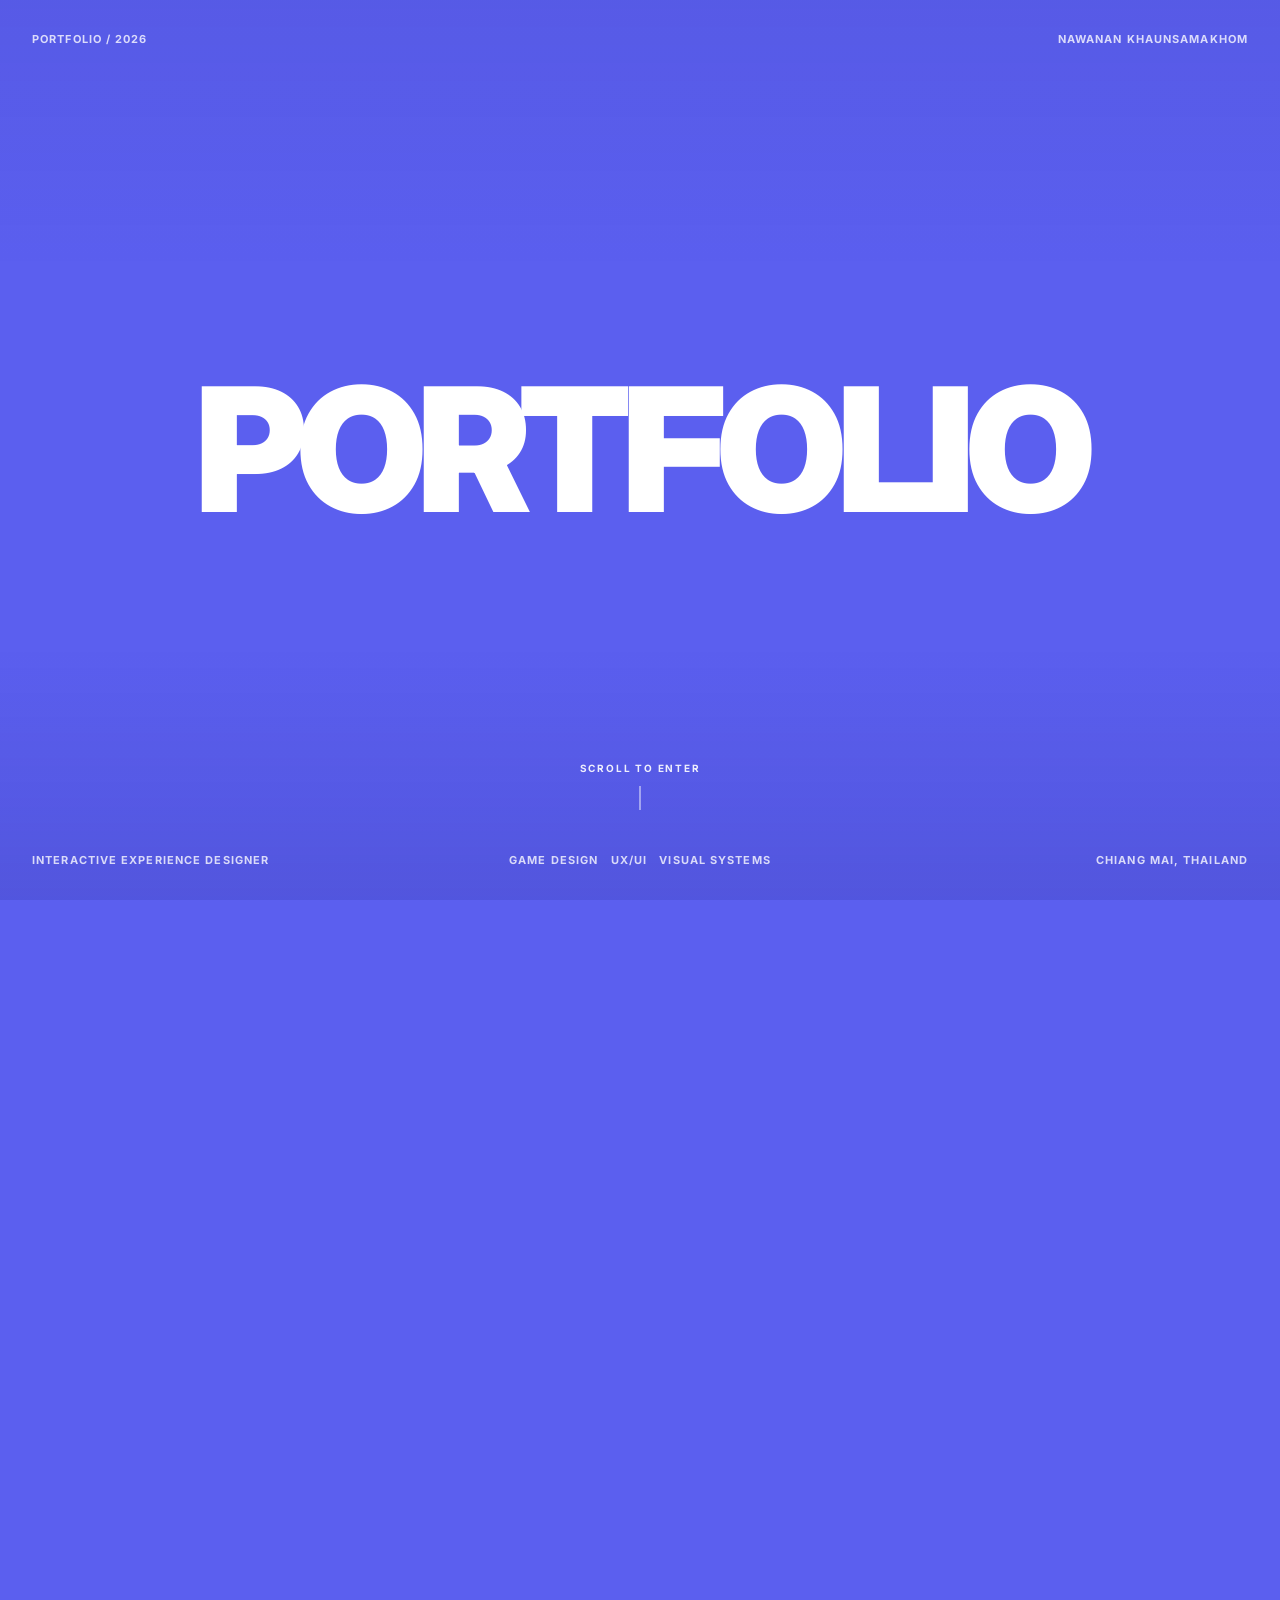
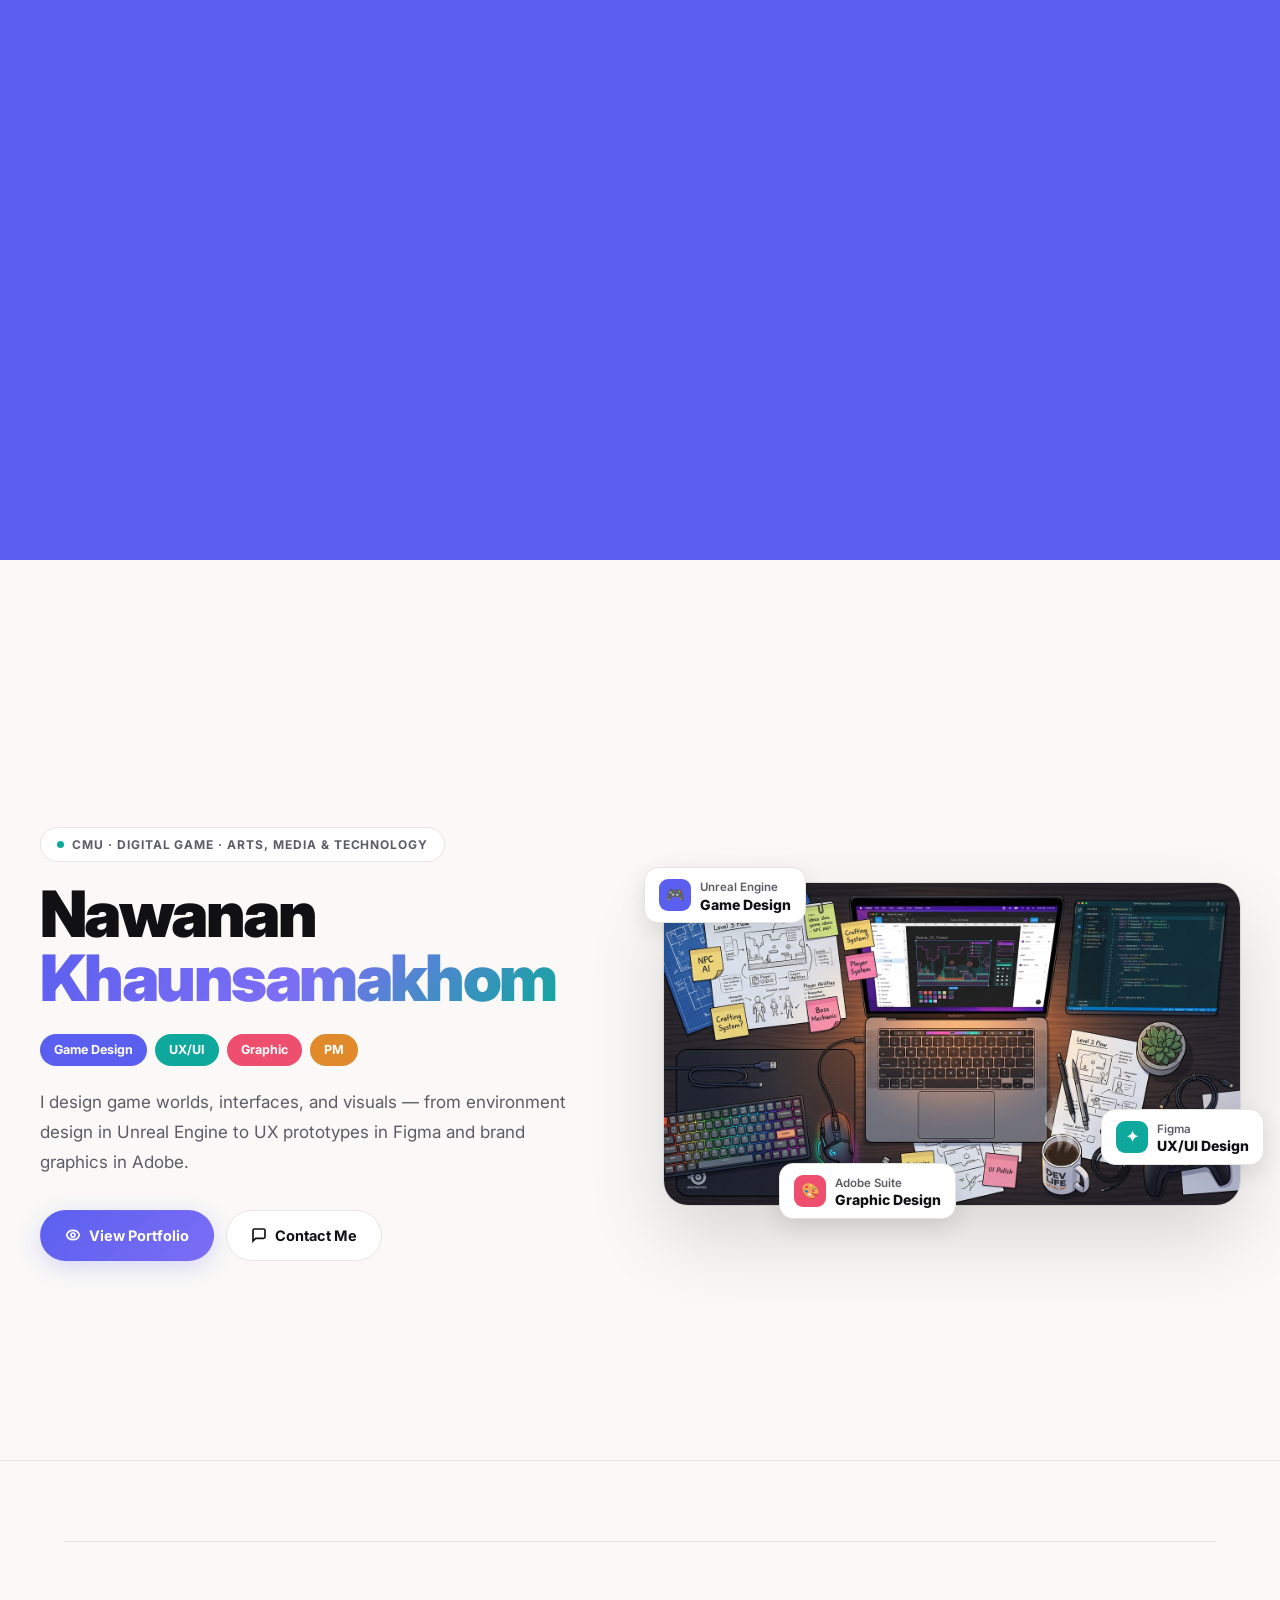
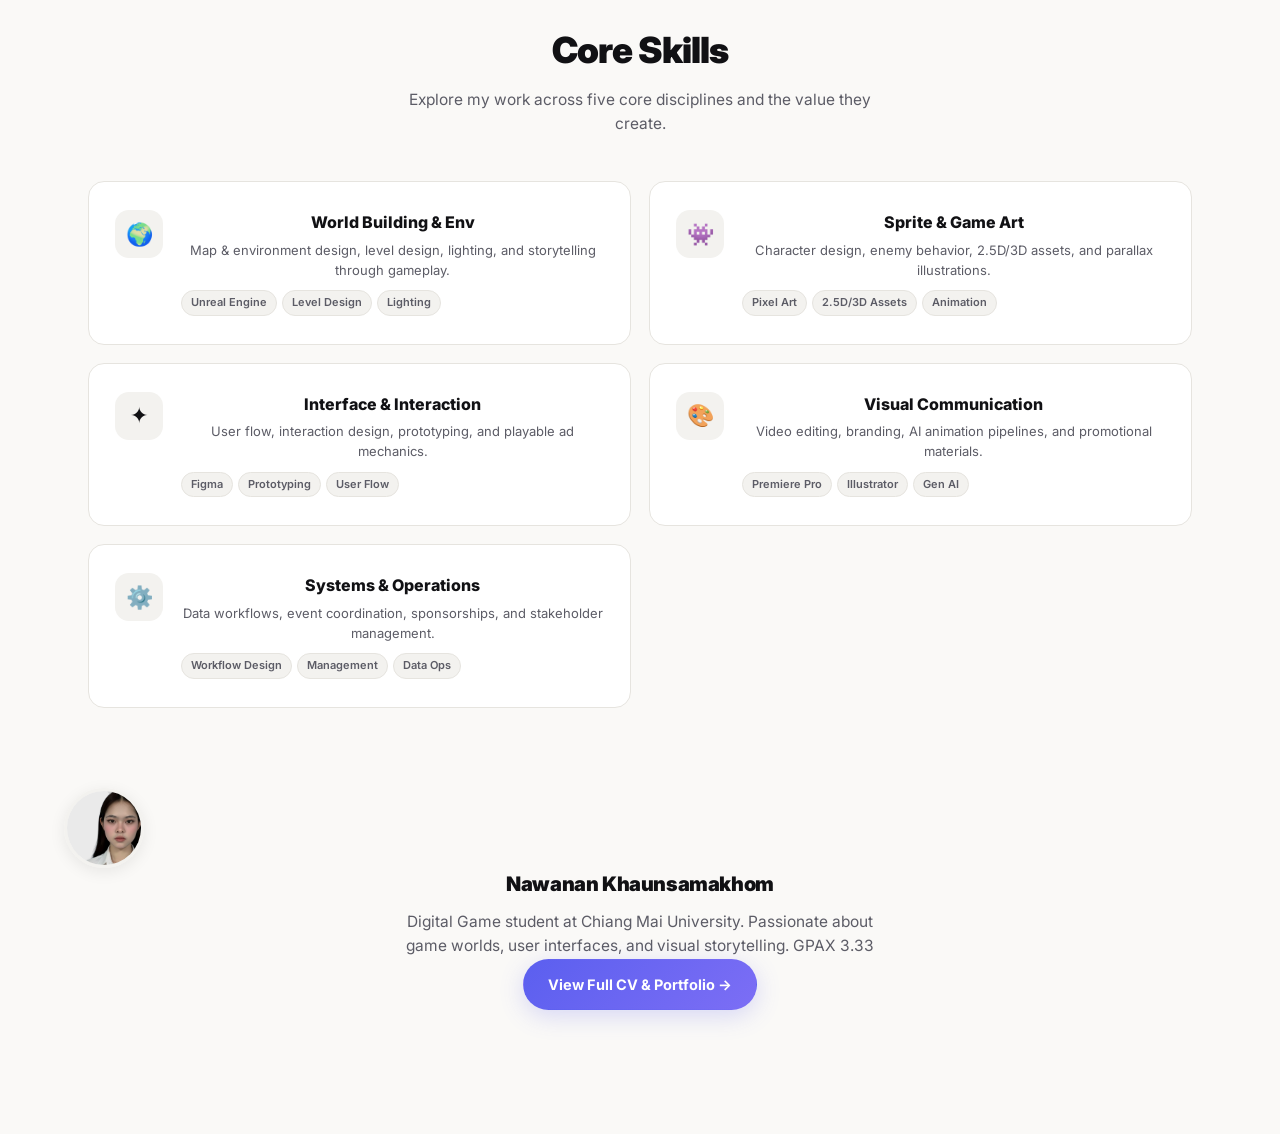
<file: index.html>
<!DOCTYPE html>
<html lang="en" data-lang="en">

<head>
  <meta charset="UTF-8">
  <meta name="viewport" content="width=device-width, initial-scale=1.0">
  <title>Nawanan Khaunsamakhom — Portfolio</title>
  <meta name="description"
    content="Portfolio of Nawanan Khaunsamakhom — Game Designer, UX/UI Designer, Graphic Designer, and Project Manager.">
  <link rel="icon"
    href="data:image/svg+xml,<svg xmlns=%22http://www.w3.org/2000/svg%22 viewBox=%220 0 100 100%22><text y=%22.9em%22 font-size=%2290%22>🎮</text></svg>">
  <link rel="preconnect" href="https://fonts.googleapis.com">
  <link rel="preconnect" href="https://fonts.gstatic.com" crossorigin>
  <link
    href="https://fonts.googleapis.com/css2?family=Cormorant+Garamond:ital,wght@0,500;0,600;1,500&family=Noto+Sans+Thai:wght@400;500;600;700;800&family=Inter:wght@400;500;600;700;800;900&display=swap"
    rel="stylesheet">
  <style>
    :root {
      --bg: #faf9f7;
      --surface: #ffffff;
      --surface2: #f3f2ef;
      --ink: #111114;
      --muted: #5c5c66;
      --line: #e6e4df;
      --accent: #5b5fef;
      --game: #5b5fef;
      --ux: #0fa89c;
      --graphic: #ef4f6f;
      --pm: #e08a2c;
      --radius: 16px;
      --maxw: 1200px;
      --nav-h: 68px;
    }

    * {
      box-sizing: border-box;
      margin: 0;
      padding: 0
    }

    html {
      scroll-behavior: smooth
    }

    html,
    body {
      max-width: 100%;
      overflow-x: clip
    }

    body {
      background: var(--bg);
      color: var(--ink);
      font-family: 'Inter', 'Noto Sans Thai', sans-serif;
      line-height: 1.6;
      -webkit-font-smoothing: antialiased;
    }

    [data-lang="en"] .th {
      display: none
    }

    [data-lang="th"] .en {
      display: none
    }

    [data-lang="th"] body,
    [data-lang="th"] {
      font-family: 'Noto Sans Thai', 'Inter', sans-serif;
    }

    img {
      max-width: 100%;
      display: block
    }

    a {
      color: inherit;
      text-decoration: none
    }

    .wrap {
      max-width: var(--maxw);
      margin: 0 auto;
      padding: 0 24px
    }

    /* ===== NAV ===== */
    header.nav {
      position: fixed;
      top: 0;
      left: 0;
      right: 0;
      z-index: 50;
      background: rgba(250, 249, 247, 0.92);
      backdrop-filter: blur(14px);
      border-bottom: 1px solid var(--line);
      height: var(--nav-h);
    }

    .nav-inner {
      max-width: var(--maxw);
      margin: 0 auto;
      padding: 0 24px;
      height: 100%;
      display: flex;
      align-items: center;
      justify-content: space-between;
      gap: 16px;
    }

    .brand {
      display: flex;
      align-items: center;
      gap: 10px;
      font-weight: 800;
      letter-spacing: -.02em;
      font-size: 16px;
    }

    .brand-mark {
      width: 36px;
      height: 36px;
      border-radius: 10px;
      background: linear-gradient(135deg, var(--game), #7c6ef5);
      color: #fff;
      display: flex;
      align-items: center;
      justify-content: center;
      font-size: 13px;
      font-weight: 900;
      flex-shrink: 0;
    }

    .lang-toggle {
      display: flex;
      border: 1.5px solid var(--line);
      border-radius: 999px;
      overflow: hidden;
      flex-shrink: 0;
      background: #fff;
    }

    .lang-toggle button {
      border: 0;
      background: transparent;
      padding: 7px 16px;
      font-weight: 700;
      font-size: 13px;
      cursor: pointer;
      color: var(--muted);
      font-family: inherit;
      transition: .15s;
    }

    .lang-toggle button.active {
      background: var(--ink);
      color: #fff
    }

    /* ===== HERO — split layout ===== */
    .hero {
      min-height: 100vh;
      padding-top: var(--nav-h);
      display: flex;
      align-items: center;
    }

    .hero-grid {
      display: grid;
      grid-template-columns: 1fr 1fr;
      gap: 48px;
      align-items: center;
      padding: 60px 0 60px;
    }

    .hero-grid>* {
      min-width: 0
    }

    /* Left: Text */
    .hero-text {}

    .eyebrow {
      display: inline-flex;
      align-items: center;
      gap: 8px;
      font-size: 12px;
      font-weight: 700;
      letter-spacing: .08em;
      text-transform: uppercase;
      color: var(--muted);
      margin-bottom: 20px;
      border: 1px solid var(--line);
      padding: 7px 16px;
      border-radius: 999px;
      background: var(--surface);
    }

    .eyebrow-dot {
      width: 7px;
      height: 7px;
      border-radius: 50%;
      background: var(--ux);
      display: inline-block;
      animation: pulse 2s infinite
    }

    @keyframes pulse {

      0%,
      100% {
        opacity: 1;
        transform: scale(1)
      }

      50% {
        opacity: .4;
        transform: scale(1.5)
      }
    }

    .hero h1 {
      font-size: clamp(36px, 5.5vw, 64px);
      line-height: 1;
      letter-spacing: -.04em;
      font-weight: 900;
      margin-bottom: 24px;
    }

    .gradient-text {
      background: linear-gradient(135deg, var(--game) 0%, #7c6ef5 50%, var(--ux) 100%);
      -webkit-background-clip: text;
      -webkit-text-fill-color: transparent;
      background-clip: text;
    }

    .name-th {
      background: linear-gradient(135deg, #e08a2c 0%, #ef4f6f 100%);
      -webkit-background-clip: text;
      -webkit-text-fill-color: transparent;
      background-clip: text;
    }

    .role-tags {
      display: flex;
      flex-wrap: wrap;
      gap: 8px;
      margin-bottom: 22px
    }

    .role-tag {
      font-size: 12.5px;
      font-weight: 700;
      padding: 6px 14px;
      border-radius: 999px;
      color: #fff;
    }

    .hero p.lede {
      font-size: clamp(14.5px, 1.8vw, 17px);
      color: var(--muted);
      max-width: 48ch;
      margin: 0 0 32px;
      line-height: 1.75;
    }

    .hero-cta {
      display: flex;
      gap: 12px;
      flex-wrap: wrap
    }

    .btn {
      display: inline-flex;
      align-items: center;
      gap: 8px;
      padding: 13px 24px;
      border-radius: 999px;
      font-weight: 700;
      font-size: 14.5px;
      cursor: pointer;
      border: 1.5px solid transparent;
      transition: .22s;
    }

    .btn-primary {
      background: linear-gradient(135deg, var(--game), #7c6ef5);
      color: #fff;
      box-shadow: 0 6px 24px rgba(91, 95, 239, .22);
    }

    .btn-primary:hover {
      transform: translateY(-2px);
      box-shadow: 0 12px 36px rgba(91, 95, 239, .32)
    }

    .btn-ghost {
      background: var(--surface);
      color: var(--ink);
      border-color: var(--line)
    }

    .btn-ghost:hover {
      border-color: var(--accent);
      color: var(--accent);
      transform: translateY(-2px)
    }

    /* Right: Desk image */
    .hero-visual {
      position: relative;
    }

    .desk-img-wrap {
      border-radius: 24px;
      overflow: hidden;
      box-shadow: 0 32px 80px rgba(0, 0, 0, .14), 0 0 0 1px var(--line);
      transition: .3s;
    }

    .desk-img-wrap:hover {
      transform: translateY(-4px);
      box-shadow: 0 40px 100px rgba(0, 0, 0, .18)
    }

    .desk-img-wrap img {
      width: 100%;
      height: auto;
      display: block
    }

    /* Floating badges on the image */
    .float-badge {
      position: absolute;
      background: var(--surface);
      border: 1px solid var(--line);
      border-radius: 14px;
      padding: 10px 14px;
      box-shadow: 0 8px 24px rgba(0, 0, 0, .1);
      display: flex;
      align-items: center;
      gap: 9px;
      font-size: 13px;
      font-weight: 700;
      animation: floatY 3s ease-in-out infinite;
      z-index: 2;
    }

    .float-badge .fb-icon {
      width: 32px;
      height: 32px;
      border-radius: 9px;
      display: flex;
      align-items: center;
      justify-content: center;
      font-size: 15px;
      color: #fff;
      flex-shrink: 0;
    }

    .float-badge .fb-label {
      font-size: 11.5px;
      color: var(--muted);
      font-weight: 600
    }

    .float-badge .fb-value {
      font-size: 14px;
      font-weight: 800;
      line-height: 1.1
    }

    .fb-1 {
      top: -16px;
      left: -20px;
      animation-delay: 0s
    }

    .fb-2 {
      bottom: 40px;
      right: -24px;
      animation-delay: 1s
    }

    .fb-3 {
      bottom: -14px;
      left: 20%;
      animation-delay: 2s
    }

    @keyframes floatY {

      0%,
      100% {
        transform: translateY(0)
      }

      50% {
        transform: translateY(-8px)
      }
    }

    /* ===== DISCIPLINES — 2x2 grid ===== */
    .disc-section {
      padding: 80px 0;
      border-top: 1px solid var(--line);
    }

    .disc-header {
      text-align: center;
      margin-bottom: 44px;
    }

    .disc-header h2 {
      font-size: clamp(24px, 3.5vw, 36px);
      font-weight: 900;
      letter-spacing: -.03em;
      margin-bottom: 8px
    }

    .disc-header p {
      font-size: 15.5px;
      color: var(--muted);
      max-width: 50ch;
      margin: 0 auto
    }



    .disc-card {
      background: var(--surface);
      border: 1px solid var(--line);
      border-radius: var(--radius);
      padding: 28px 26px;
      transition: .25s;
      display: flex;
      gap: 18px;
      align-items: flex-start;
    }

    .disc-card:hover {
      transform: translateY(-4px);
      box-shadow: 0 16px 44px rgba(0, 0, 0, .08);
      border-color: var(--card-color)
    }

    .disc-icon {
      width: 48px;
      height: 48px;
      border-radius: 14px;
      display: flex;
      align-items: center;
      justify-content: center;
      font-size: 22px;
      flex-shrink: 0;
      background: var(--surface2);
    }

    .disc-content {
      flex: 1
    }

    .disc-title {
      font-weight: 800;
      font-size: 16px;
      margin-bottom: 4px;
      color: var(--ink)
    }

    .disc-sub {
      font-size: 13px;
      color: var(--muted);
      line-height: 1.55;
      margin-bottom: 10px
    }

    .disc-skills {
      display: flex;
      flex-wrap: wrap;
      gap: 5px
    }

    .disc-skill {
      font-size: 11px;
      font-weight: 600;
      padding: 3px 9px;
      background: var(--surface2);
      border-radius: 999px;
      border: 1px solid var(--line);
      color: var(--muted);
    }

    /* ===== PROFILE MINI — horizontal strip ===== */
    /* ===== PROFILE SECTION — premium layout ===== */
    .profile-section {
      padding: 56px 0;
      border-top: 1px solid var(--line);
      background: var(--surface);
    }

    .profile-inner {
      display: grid;
      grid-template-columns: auto 1fr auto;
      gap: 32px;
      align-items: center;
    }

    /* Container for name, description and CTA */
    .profile-content {
      display: flex;
      flex-direction: column;
      gap: 8px;
    }

    @media (max-width: 600px) {
      .profile-inner {
        grid-template-columns: 1fr;
        text-align: center;
      }

      .profile-photo {
        margin: 0 auto 16px;
      }
    }

    .profile-photo {
      width: 80px;
      height: 80px;
      border-radius: 50%;
      overflow: hidden;
      border: 3px solid var(--surface2);
      box-shadow: 0 4px 16px rgba(0, 0, 0, .08);
      flex-shrink: 0;
    }

    .profile-photo img {
      width: 100%;
      height: 100%;
      object-fit: cover
    }

    .profile-info {}

    .profile-name {
      font-size: 20px;
      font-weight: 900;
      letter-spacing: -.02em;
      margin-bottom: 2px
    }

    .profile-desc {
      font-size: 14px;
      color: var(--muted);
      max-width: 52ch;
      line-height: 1.6
    }

    .profile-cta {
      flex-shrink: 0
    }

    /* ===== RESPONSIVE ===== */
    @media(max-width:900px) {
      .hero-grid {
        grid-template-columns: 1fr;
        gap: 36px
      }

      .hero-visual {
        order: -1
      }



      .profile-inner {
        grid-template-columns: 1fr;
        text-align: center;
        justify-items: center
      }

      .float-badge {
        display: none
      }
    }

    @media(max-width:560px) {
      .wrap {
        padding: 0 16px
      }

      .nav-inner {
        padding: 0 16px
      }

      .hero-grid {
        padding: 36px 0 40px
      }

      .hero-cta {
        flex-direction: column
      }

      .btn {
        width: 100%;
        justify-content: center
      }
    }

    /* ===== EDITORIAL INTRO SCROLL ===== */
    .intro-scroll-track {
      --intro-progress: 0;
      --portfolio-opacity: 1;
      --portfolio-blur: 0px;
      --portfolio-track: -.055em;
      --portfolio-y: 0px;
      --welcome-opacity: 0;
      --welcome-y: 28svh;
      position: relative;
      height: 100svh;
      background: var(--accent);
      color: #fff;
      z-index: 100;
    }

    body.intro-enhanced .intro-scroll-track {
      height: 240svh
    }

    .intro-sticky {
      position: sticky;
      top: 0;
      height: 100vh;
      height: 100svh;
      overflow: hidden;
      display: flex;
      align-items: center;
      justify-content: center;
      padding: clamp(24px, 3vw, 48px);
      background: linear-gradient(180deg, rgba(20, 22, 100, .06), transparent 30%, transparent 72%, rgba(20, 22, 100, .12));
    }

    .intro-word {
      position: absolute;
      font-family: 'Inter', sans-serif;
      font-size: clamp(4rem, 13.5vw, 12rem);
      font-weight: 900;
      letter-spacing: var(--portfolio-track);
      text-transform: uppercase;
      text-align: center;
      line-height: .82;
      inset-inline: 16px;
      opacity: var(--portfolio-opacity);
      filter: blur(var(--portfolio-blur));
      transform: translateY(var(--portfolio-y)) scale(calc(1 + (var(--intro-progress) * .012)));
      will-change: opacity, transform, filter;
    }

    #wordPortfolio {
      animation: intro-load .8s cubic-bezier(.22, 1, .36, 1) both
    }

    .intro-word.welcome {
      font-family: 'Cormorant Garamond', Georgia, serif;
      font-size: clamp(5rem, 15vw, 13.5rem);
      font-weight: 600;
      letter-spacing: -.055em;
      font-style: italic;
      top: 50%;
      opacity: var(--welcome-opacity);
      filter: none;
      transform: translateY(calc(-50% + var(--welcome-y)));
    }

    @keyframes intro-load {
      from {
        opacity: 0;
        transform: translateY(14px)
      }
    }

    /* Editorial Micro-details */
    .intro-meta {
      position: absolute;
      font-size: 11px;
      font-weight: 700;
      letter-spacing: 0.1em;
      text-transform: uppercase;
      color: rgba(255, 255, 255, 0.78);
      line-height: 1.4;
    }

    .meta-tl {
      top: 32px;
      left: 32px;
    }

    .meta-tr {
      top: 32px;
      right: 32px;
      text-align: right;
    }

    .meta-bl {
      bottom: 32px;
      left: 32px;
    }

    .meta-br {
      bottom: 32px;
      right: 32px;
      text-align: right;
    }

    .meta-bc {
      bottom: 32px;
      left: 50%;
      transform: translateX(-50%);
      text-align: center;
      color: rgba(255, 255, 255, .82);
    }

    .meta-capabilities {
      bottom: 32px;
      left: 50%;
      transform: translateX(-50%);
      text-align: center;
      white-space: nowrap
    }

    .intro-scroll-label {
      position: absolute;
      left: 50%;
      bottom: clamp(70px, 7vw, 96px);
      transform: translateX(-50%);
      color: rgba(255, 255, 255, .9);
      font-size: 10px;
      font-weight: 700;
      letter-spacing: .18em;
      text-transform: uppercase;
      white-space: nowrap;
    }

    .intro-scroll-label::after {
      content: '';
      display: block;
      width: 1px;
      height: 24px;
      background: currentColor;
      margin: 10px auto 0;
    }

    body.intro-active header.nav {
      opacity: 0;
      pointer-events: none
    }

    header.nav {
      transition: opacity .3s ease
    }

    @media (max-width: 768px) {
      body.intro-enhanced .intro-scroll-track {
        height: 220svh
      }

      .intro-word {
        inset-inline: 10px
      }

      #wordPortfolio {
        font-size: clamp(3.25rem, 17.5vw, 6rem)
      }

      .intro-word.welcome {
        font-size: clamp(4.25rem, 22vw, 7rem)
      }

      .meta-tl {
        top: 22px;
        left: 18px
      }

      .meta-tr {
        top: 22px;
        right: 18px
      }

      .meta-bl {
        bottom: 22px;
        left: 18px;
        max-width: 45%
      }

      .meta-br {
        bottom: 22px;
        right: 18px;
        max-width: 42%
      }

      .meta-capabilities {
        display: none
      }

      .intro-scroll-label {
        bottom: 72px
      }
    }

    @media (prefers-reduced-motion: reduce) {
      html {
        scroll-behavior: auto
      }

      body.intro-enhanced .intro-scroll-track {
        height: auto;
        min-height: 0
      }

      .intro-sticky {
        position: relative;
        height: 100svh;
        min-height: 480px;
        display: flex;
        flex-direction: column;
        gap: clamp(8px, 2vh, 18px);
        padding: 88px 20px
      }

      .intro-word {
        position: relative;
        inset: auto;
        min-height: 0;
        display: block;
        padding: 0;
        opacity: 1;
        filter: none;
        transform: none;
        white-space: normal
      }

      #wordPortfolio {
        animation: none
      }

      .intro-word.welcome {
        top: auto;
        font-size: clamp(3.75rem, 17vw, 9rem);
        opacity: 1;
        transform: none
      }

      .intro-scroll-label {
        display: none
      }

      body.intro-active header.nav {
        opacity: 1;
        pointer-events: auto
      }
    }
  </style>
</head>

<body>

  <!-- ===== EDITORIAL INTRO ===== -->
  <div class="intro-scroll-track" id="introTrack">
    <div class="intro-sticky">
      <div class="intro-meta meta-tl">PORTFOLIO / 2026</div>
      <div class="intro-meta meta-tr">NAWANAN KHAUNSAMAKHOM</div>
      <div class="intro-meta meta-bl">INTERACTIVE EXPERIENCE DESIGNER</div>
      <div class="intro-meta meta-capabilities">GAME DESIGN&nbsp;&nbsp; UX/UI&nbsp;&nbsp; VISUAL SYSTEMS</div>
      <div class="intro-meta meta-br">CHIANG MAI, THAILAND</div>

      <div class="intro-word" id="wordPortfolio">PORTFOLIO</div>
      <div class="intro-word welcome" id="wordWelcome" aria-hidden="true">WELCOME</div>

      <div class="intro-scroll-label" aria-hidden="true">SCROLL TO ENTER</div>
    </div>
  </div>


  <header class="nav">
    <div class="nav-inner">
      <a href="index.html" class="brand">
        <span class="brand-mark">NK</span>
        <span class="en" style="font-weight:800">Nawanan K.</span>
        <span class="th" style="font-weight:800">นวนันท์ ค.</span>
      </a>
      <div class="lang-toggle">
        <button id="btnEN" class="active">EN</button>
        <button id="btnTH">TH</button>
      </div>
    </div>
  </header>

  <!-- ===== HERO: Left text + Right desk image ===== -->
  <section class="hero" id="home">
    <div class="wrap hero-grid">

      <!-- LEFT: Text content -->
      <div class="hero-text">
        <span class="eyebrow">
          <span class="eyebrow-dot"></span>
          <span class="en">CMU · Digital Game · Arts, Media &amp; Technology</span>
          <span class="th">ม.เชียงใหม่ · Digital Game · ศิลปะ สื่อ และเทคโนโลยี</span>
        </span>

        <h1>
          <span class="en">Nawanan<br><span class="gradient-text">Khaunsamakhom</span></span>
          <span class="th">นวนันท์<br><span class="name-th">ควรสมาคม</span></span>
        </h1>

        <div class="role-tags">
          <span class="role-tag" style="background:var(--game)">Game Design</span>
          <span class="role-tag" style="background:var(--ux)">UX/UI</span>
          <span class="role-tag" style="background:var(--graphic)">Graphic</span>
          <span class="role-tag" style="background:var(--pm)">PM</span>
        </div>

        <p class="lede">
          <span class="en">I design game worlds, interfaces, and visuals — from environment design in Unreal Engine to
            UX prototypes in Figma and brand graphics in Adobe.</span>
          <span class="th">ออกแบบโลกเกม อินเทอร์เฟซ และงานภาพ ตั้งแต่สภาพแวดล้อมใน Unreal Engine ถึง UX Prototype ใน
            Figma และกราฟิกแบรนด์ใน Adobe</span>
        </p>

        <div class="hero-cta">
          <a href="cv.html" class="btn btn-primary" id="btn-view-portfolio">
            <svg width="16" height="16" fill="none" stroke="currentColor" stroke-width="2.5" viewBox="0 0 24 24">
              <path d="M15 12a3 3 0 1 1-6 0 3 3 0 0 1 6 0Z" />
              <path
                d="M2.458 12C3.732 7.943 7.523 5 12 5c4.478 0 8.268 2.943 9.542 7-1.274 4.057-5.064 7-9.542 7-4.477 0-8.268-2.943-9.542-7Z" />
            </svg>
            <span class="en">View Portfolio</span><span class="th">ดูผลงาน</span>
          </a>
          <a href="cv.html#contact" class="btn btn-ghost" id="btn-contact">
            <svg width="16" height="16" fill="none" stroke="currentColor" stroke-width="2.5" viewBox="0 0 24 24">
              <path d="M21 15a2 2 0 0 1-2 2H7l-4 4V5a2 2 0 0 1 2-2h14a2 2 0 0 1 2 2z" />
            </svg>
            <span class="en">Contact Me</span><span class="th">ติดต่อ</span>
          </a>
        </div>
      </div>

      <!-- RIGHT: Desk illustration -->
      <div class="hero-visual">
        <!-- Floating badges -->
        <div class="float-badge fb-1">
          <div class="fb-icon" style="background:var(--game)">🎮</div>
          <div>
            <div class="fb-label">Unreal Engine</div>
            <div class="fb-value">Game Design</div>
          </div>
        </div>
        <div class="float-badge fb-2">
          <div class="fb-icon" style="background:var(--ux)">✦</div>
          <div>
            <div class="fb-label">Figma</div>
            <div class="fb-value">UX/UI Design</div>
          </div>
        </div>
        <div class="float-badge fb-3">
          <div class="fb-icon" style="background:var(--graphic)">🎨</div>
          <div>
            <div class="fb-label">Adobe Suite</div>
            <div class="fb-value">Graphic Design</div>
          </div>
        </div>

        <div class="desk-img-wrap">
          <img src="images/desk_hero.jpg" alt="Tech workspace — game design, UX/UI, and coding on a designer's desk">
        </div>
      </div>

    </div>
  </section>

  <!-- ===== DISCIPLINE 2x2 GRID ===== -->
  <section class="disc-section" id="disciplines">
    <div class="wrap">
      <div class="disc-header">
        <!-- ===== DISCIPLINE 2x2 GRID ===== -->
        <section class="disc-section" id="disciplines">
          <div class="wrap">
            <div class="disc-header">
              <h2><span class="en">Core Skills</span><span class="th">ทักษะหลัก</span></h2>
              <p>
                <span class="en">Explore my work across five core disciplines and the value they create.</span>
                <span class="th">สำรวจผลงานทั้ง 5 สายงานหลักและคุณค่าที่สร้างขึ้น</span>
              </p>
            </div>

            <style>
              .disc-grid {
                display: grid;
                grid-template-columns: repeat(auto-fit, minmax(380px, 1fr));
                gap: 18px;
              }

              @media (max-width: 768px) {
                .disc-grid {
                  grid-template-columns: 1fr;
                }
              }
            </style>

            <div class="disc-grid">
              <div class="disc-card" style="--card-color:var(--game)">
                <div class="disc-icon">🌍</div>
                <div class="disc-content">
                  <div class="disc-title"><span class="en">World Building &amp; Env</span><span
                      class="th">การสร้างโลกและสภาพแวดล้อม</span></div>
                  <div class="disc-sub en">Map &amp; environment design, level design, lighting, and storytelling
                    through gameplay.</div>
                  <div class="disc-sub th">ออกแบบแผนที่ สภาพแวดล้อม ด่าน แสง และเล่าเรื่องผ่านเกมเพลย์</div>
                  <div class="disc-skills">
                    <span class="disc-skill">Unreal Engine</span>
                    <span class="disc-skill">Level Design</span>
                    <span class="disc-skill">Lighting</span>
                  </div>
                </div>
              </div>

              <div class="disc-card" style="--card-color:var(--game)">
                <div class="disc-icon">👾</div>
                <div class="disc-content">
                  <div class="disc-title"><span class="en">Sprite &amp; Game Art</span><span
                      class="th">ศิลปะเกมและสไปรต์</span></div>
                  <div class="disc-sub en">Character design, enemy behavior, 2.5D/3D assets, and parallax illustrations.
                  </div>
                  <div class="disc-sub th">ออกแบบตัวละคร พฤติกรรมศัตรู ชิ้นงาน 2.5D/3D และภาพประกอบ Parallax</div>
                  <div class="disc-skills">
                    <span class="disc-skill">Pixel Art</span>
                    <span class="disc-skill">2.5D/3D Assets</span>
                    <span class="disc-skill">Animation</span>
                  </div>
                </div>
              </div>

              <div class="disc-card" style="--card-color:var(--ux)">
                <div class="disc-icon">✦</div>
                <div class="disc-content">
                  <div class="disc-title"><span class="en">Interface &amp; Interaction</span><span
                      class="th">อินเทอร์เฟซและการโต้ตอบ</span></div>
                  <div class="disc-sub en">User flow, interaction design, prototyping, and playable ad mechanics.</div>
                  <div class="disc-sub th">User Flow, ออกแบบ Interaction, สร้าง Prototype และกลไกโฆษณาเกม</div>
                  <div class="disc-skills">
                    <span class="disc-skill">Figma</span>
                    <span class="disc-skill">Prototyping</span>
                    <span class="disc-skill">User Flow</span>
                  </div>
                </div>
              </div>

              <div class="disc-card" style="--card-color:var(--graphic)">
                <div class="disc-icon">🎨</div>
                <div class="disc-content">
                  <div class="disc-title"><span class="en">Visual Communication</span><span
                      class="th">การสื่อสารด้วยภาพ</span></div>
                  <div class="disc-sub en">Video editing, branding, AI animation pipelines, and promotional materials.
                  </div>
                  <div class="disc-sub th">ตัดต่อวิดีโอ สร้างแบรนด์ กระบวนการแอนิเมชัน AI และสื่อโปรโมต</div>
                  <div class="disc-skills">
                    <span class="disc-skill">Premiere Pro</span>
                    <span class="disc-skill">Illustrator</span>
                    <span class="disc-skill">Gen AI</span>
                  </div>
                </div>
              </div>

              <div class="disc-card" style="--card-color:var(--pm)">
                <div class="disc-icon">⚙️</div>
                <div class="disc-content">
                  <div class="disc-title"><span class="en">Systems &amp; Operations</span><span
                      class="th">ระบบและการดำเนินงาน</span></div>
                  <div class="disc-sub en">Data workflows, event coordination, sponsorships, and stakeholder management.
                  </div>
                  <div class="disc-sub th">โฟลว์ข้อมูล ประสานงานอีเวนต์ สปอนเซอร์ และดูแลผู้มีส่วนได้ส่วนเสีย</div>
                  <div class="disc-skills">
                    <span class="disc-skill">Workflow Design</span>
                    <span class="disc-skill">Management</span>
                    <span class="disc-skill">Data Ops</span>
                  </div>
                </div>
              </div>
            </div>
          </div>
        </section>

        <div class="profile-photo">
          <img src="images/profile_photo.png" alt="Nawanan Khaunsamakhom">
        </div>
        <div class="profile-content">
          <h1 class="profile-name">
            <span class="en">Nawanan Khaunsamakhom</span>
            <span class="th">นวนันท์ ควรสมาคม</span>
          </h1>
          <p class="profile-desc">
            <span class="en">Digital Game student at Chiang Mai University. Passionate about game worlds, user
              interfaces, and visual storytelling. GPAX 3.33</span>
            <span class="th">นักศึกษาสาขา Digital Game มหาวิทยาลัยเชียงใหม่ หลงใหลในโลกเกม
              อินเทอร์เฟซและการเล่าเรื่องด้วยภาพ GPAX 3.33</span>
        </div>
        <div class="profile-cta">
          <a href="cv.html" class="btn btn-primary" id="btn-view-cv">
            <span class="en">View Full CV &amp; Portfolio →</span>
            <span class="th">ดู CV และผลงานทั้งหมด →</span>
          </a>
        </div>
      </div>
  </section>

  <script>
    const html = document.documentElement;
    const btnEN = document.getElementById('btnEN');
    const btnTH = document.getElementById('btnTH');
    function setLang(lang) {
      html.setAttribute('data-lang', lang);
      html.setAttribute('lang', lang === 'th' ? 'th' : 'en');
      btnEN.classList.toggle('active', lang === 'en');
      btnTH.classList.toggle('active', lang === 'th');
      try { localStorage.setItem('portfolio-lang', lang); } catch (e) { }
    }
    btnEN.addEventListener('click', () => setLang('en'));
    btnTH.addEventListener('click', () => setLang('th'));
    try { const s = localStorage.getItem('portfolio-lang'); if (s === 'th') setLang('th'); } catch (e) { }
  </script>

  <script>
    // Editorial intro driven by normalized scroll progress
    const introTrack = document.getElementById('introTrack');
    const wordPortfolio = document.getElementById('wordPortfolio');
    const wordWelcome = document.getElementById('wordWelcome');
    const reduceIntroMotion = window.matchMedia('(prefers-reduced-motion: reduce)');
    const clampIntro = value => Math.min(1, Math.max(0, value));
    const introRange = (value, start, end) => clampIntro((value - start) / (end - start));
    let introFrame = 0;

    function updateEditorialIntro() {
      introFrame = 0;
      if (!introTrack) return;
      if (reduceIntroMotion.matches) {
        document.body.classList.remove('intro-active');
        return;
      }

      const rect = introTrack.getBoundingClientRect();
      const travel = Math.max(1, introTrack.offsetHeight - window.innerHeight);
      const progress = clampIntro(-rect.top / travel);
      const portfolioOut = introRange(progress, .18, .48);
      const welcomeIn = introRange(progress, .30, .58);
      const portfolioExitOffset = Math.min(150, window.innerHeight * .18);
      const welcomeEnterOffset = Math.min(180, window.innerHeight * .24);

      introTrack.style.setProperty('--intro-progress', progress.toFixed(4));
      introTrack.style.setProperty('--portfolio-opacity', (1 - portfolioOut).toFixed(4));
      introTrack.style.setProperty('--portfolio-blur', `${(portfolioOut * 4).toFixed(2)}px`);
      introTrack.style.setProperty('--portfolio-track', `${(-.055 + portfolioOut * .05).toFixed(4)}em`);
      introTrack.style.setProperty('--portfolio-y', `${(-portfolioOut * portfolioExitOffset).toFixed(2)}px`);
      introTrack.style.setProperty('--welcome-opacity', welcomeIn.toFixed(4));
      const welcomePosition = (1 - welcomeIn) * welcomeEnterOffset;
      introTrack.style.setProperty('--welcome-y', `${welcomePosition.toFixed(2)}px`);
      document.body.classList.toggle('intro-active', progress < .82);
    }

    function requestEditorialIntroUpdate() {
      if (!introFrame) introFrame = requestAnimationFrame(updateEditorialIntro);
    }

    addEventListener('scroll', requestEditorialIntroUpdate, { passive: true });
    addEventListener('resize', requestEditorialIntroUpdate, { passive: true });
    reduceIntroMotion.addEventListener?.('change', updateEditorialIntro);
    document.body.classList.add('intro-enhanced');
    if (!reduceIntroMotion.matches) document.body.classList.add('intro-active');
    updateEditorialIntro();
  </script>
</body>

</html>
</file>
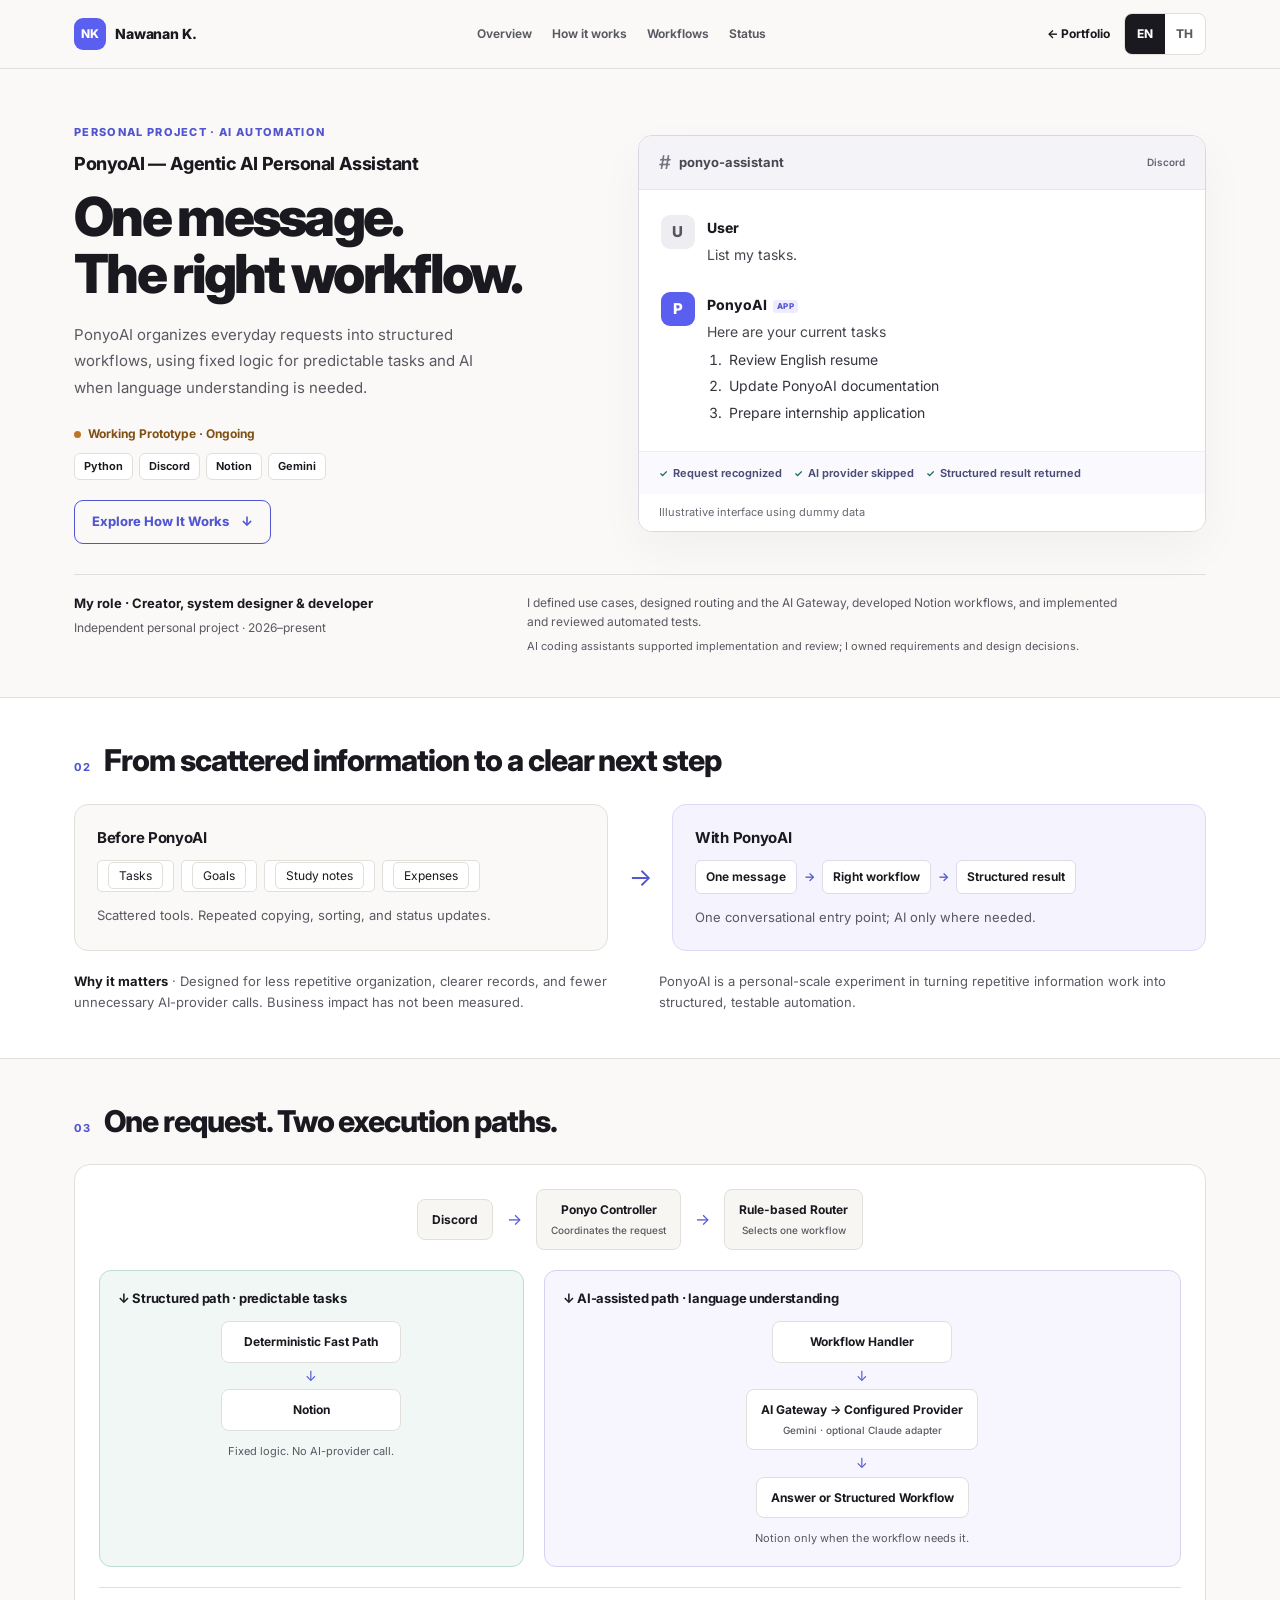
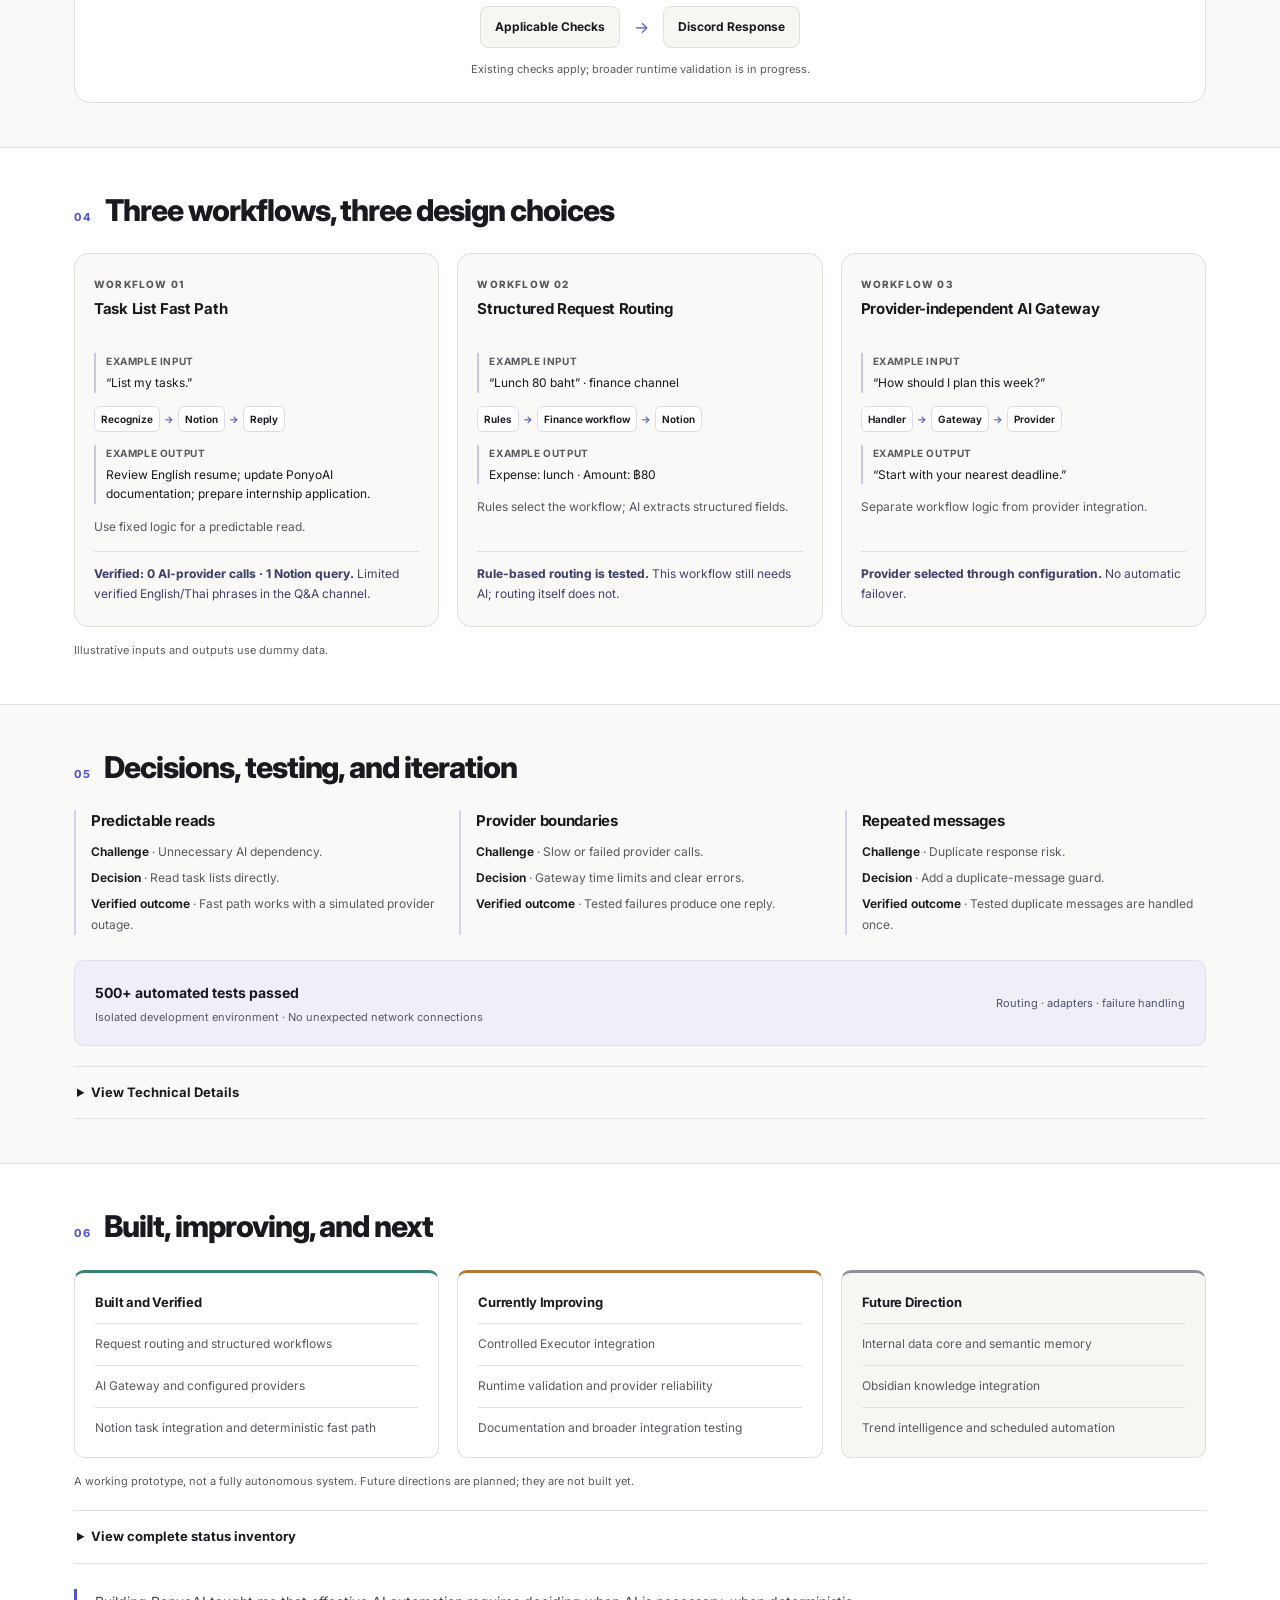
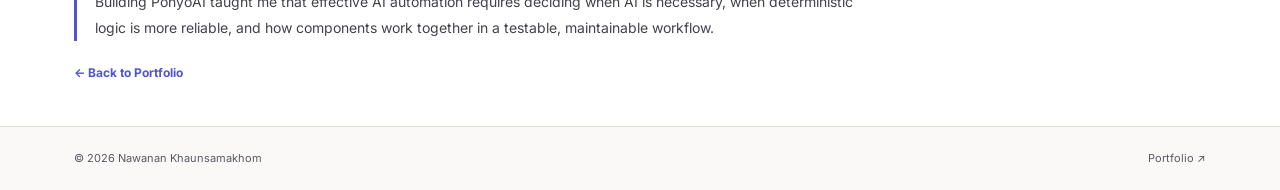
<file: ponyoai.html>
<!DOCTYPE html>
<html lang="en" data-lang="en">
<head>
<meta charset="UTF-8">
<meta name="viewport" content="width=device-width, initial-scale=1.0">
<title>PonyoAI Case Study — Nawanan Khaunsamakhom</title>
<meta name="description" content="PonyoAI: One message. The right workflow. A personal-scale AI automation prototype designed and developed by Nawanan Khaunsamakhom.">
<meta property="og:type" content="article">
<meta property="og:title" content="PonyoAI — Agentic AI Personal Assistant · Case Study">
<meta property="og:description" content="One message. The right workflow. Explore PonyoAI, a personal-scale experiment in structured, testable automation.">
<link rel="icon" href="data:image/svg+xml,<svg xmlns=%22http://www.w3.org/2000/svg%22 viewBox=%220 0 100 100%22><text y=%22.9em%22 font-size=%2290%22>🎮</text></svg>">
<link rel="preconnect" href="https://fonts.googleapis.com">
<link rel="preconnect" href="https://fonts.gstatic.com" crossorigin>
<link href="https://fonts.googleapis.com/css2?family=Noto+Sans+Thai:wght@400;500;600;700;800&family=Inter:wght@400;500;600;700;800;900&display=swap" rel="stylesheet">
<link rel="stylesheet" href="css/ponyoai.css">
<style>
:root{--bg:#faf9f7;--surface:#fff;--ink:#19191f;--muted:#595962;--line:#e1dfda;--accent:#5155cf;--maxw:1180px}
*{box-sizing:border-box}html{scroll-behavior:smooth}body{margin:0;background:var(--bg);color:var(--ink);font-family:'Inter','Noto Sans Thai',sans-serif;line-height:1.65;-webkit-font-smoothing:antialiased}a{color:inherit;text-decoration:none}button{font:inherit}figure,p,h1,h2,h3{margin:0}img{max-width:100%}[data-lang="en"] .th,[data-lang="th"] .en{display:none}[data-lang="th"] body{font-family:'Noto Sans Thai','Inter',sans-serif}.wrap{max-width:var(--maxw);margin:auto;padding:0 24px}section{scroll-margin-top:92px}a:focus-visible,button:focus-visible,summary:focus-visible{outline:3px solid var(--accent);outline-offset:4px}.skip-link{position:fixed;top:8px;left:12px;transform:translateY(-150%);z-index:100;background:var(--ink);color:#fff;padding:10px 16px}.skip-link:focus{transform:translateY(0)}
.nav{position:sticky;top:0;z-index:20;background:#faf9f7f5;border-bottom:1px solid var(--line)}.nav-inner{max-width:1180px;margin:auto;padding:12px 24px;display:flex;justify-content:space-between;align-items:center;gap:16px;min-height:68px}.brand{font-size:14px;font-weight:800;display:flex;align-items:center;gap:9px}.brand-mark{width:32px;height:32px;display:grid;place-items:center;background:#5b5fef;color:#fff;border-radius:9px;font-size:12px}.links{display:flex;gap:20px;font-size:12px;font-weight:650;color:var(--muted)}.links a{padding:10px 0}.nav-right{display:flex;align-items:center;gap:14px}.back-link{font-size:12px;font-weight:700;padding:10px 0}.lang-toggle{display:flex;border:1px solid var(--line);border-radius:8px;overflow:hidden;background:#fff}.lang-toggle button{min-width:40px;min-height:40px;border:0;background:none;color:var(--muted);font-size:12px;font-weight:750;cursor:pointer}.lang-toggle button.active{background:var(--ink);color:#fff}
.py-hero{padding:54px 0 42px}.py-hero-grid{display:grid;grid-template-columns:1fr 1.08fr;gap:38px;align-items:center}.py-hero h1{font-size:18px;line-height:1.45;letter-spacing:-.025em;font-weight:750;margin-bottom:12px}.py-hero .py-headline{font-size:clamp(38px,4.2vw,54px);line-height:1.05;letter-spacing:-.05em;font-weight:850;margin-bottom:20px}.py-hero .py-description{font-size:15px;line-height:1.75;max-width:49ch;margin-bottom:18px}.py-hero .py-demo{box-shadow:0 18px 48px #25233d0a}.py-hero .py-demo-bar{padding:16px 20px;font-size:13px}.py-hero .py-chat{padding:25px 22px;gap:24px}.py-hero .py-message{font-size:14px;line-height:1.9;grid-template-columns:34px 1fr;gap:12px}.py-hero .py-avatar{width:34px;height:34px;font-size:15px}.py-hero .py-message b{font-size:14px}.py-hero .py-message p{font-size:14px}.py-hero .py-annotations{padding:12px 20px}.py-hero .py-annotations li{font-size:11px}.py-hero .py-demo figcaption{padding:10px 20px;font-size:11px}.py-hero .py-status{font-size:12px}.py-hero .py-button{margin-top:20px;background:transparent;color:var(--py-accent)!important}.py-ownership{margin-top:30px;border-top:1px solid var(--line);padding-top:18px;display:grid;grid-template-columns:1fr 1.6fr;gap:28px;font-size:12px;color:var(--muted)}.py-ownership b{display:block;color:var(--ink);font-size:13px;margin-bottom:4px}.py-ownership p{max-width:74ch}.py-ownership small{display:block;margin-top:5px;font-size:11px}
.py-section{border-top:1px solid var(--line);padding:44px 0}.py-section.white{background:#fff}.py-section-head{display:flex;align-items:baseline;gap:14px;margin-bottom:24px}.py-number{font-size:11px;font-weight:750;color:var(--accent);letter-spacing:.06em}.py-section h2{font-size:clamp(23px,2.4vw,30px);line-height:1.25;letter-spacing:-.035em;font-weight:800}.py-section h3{font-size:15px;line-height:1.4;letter-spacing:-.02em}.py-ba{display:grid;grid-template-columns:1fr 36px 1fr;align-items:stretch;gap:14px}.py-ba-panel{border:1px solid var(--line);border-radius:14px;padding:22px;background:#faf9f7}.py-ba-panel.after{background:#f4f3fe;border-color:#dcdaf6}.py-ba h3{margin-bottom:12px}.py-ba p{font-size:13px;color:var(--muted);margin-top:13px}.py-scatter{display:flex;flex-wrap:wrap;gap:7px}.py-scatter span{padding:5px 10px;border:1px solid var(--line);background:#fff;border-radius:5px;font-size:12px}.py-ba-arrow{align-self:center;text-align:center;font-size:25px;color:var(--accent)}.py-mini-flow{display:flex;flex-wrap:wrap;align-items:center;gap:7px;font-size:12px;font-weight:650}.py-mini-flow>span:not(.py-arr){padding:6px 10px;background:#fff;border:1px solid #dddbea;border-radius:6px}.py-arr{color:var(--accent)}.py-value{display:grid;grid-template-columns:1fr 1fr;gap:38px;padding-top:20px;font-size:13px;color:var(--muted)}.py-value b{color:var(--ink)}
.py-architecture{border:1px solid var(--line);border-radius:16px;background:#fff;padding:24px}.py-trunk{display:flex;align-items:center;justify-content:center;gap:14px}.py-node{background:#f7f6f3;border:1px solid var(--line);border-radius:8px;padding:10px 14px;font-size:12px;font-weight:700;text-align:center}.py-node small{display:block;color:var(--muted);font-size:10px;font-weight:500;margin-top:2px}.py-paths{display:grid;grid-template-columns:.8fr 1.2fr;gap:20px;margin-top:20px}.py-path{position:relative;border:1px solid #d5d2f0;background:#f7f6ff;border-radius:12px;padding:18px}.py-path.fixed{border-color:#bcdcd4;background:#f0f7f4}.py-path h3{font-size:13px;margin-bottom:14px}.py-path-flow{display:flex;flex-direction:column;align-items:center;gap:5px}.py-path-flow .py-node{background:#fff;min-width:180px;max-width:100%}.py-path-flow .py-arr{font-size:14px;line-height:1.2}.py-path p{font-size:11px;line-height:1.6;color:var(--muted);margin-top:12px;text-align:center}.py-return{display:flex;align-items:center;justify-content:center;gap:14px;margin-top:20px;padding-top:18px;border-top:1px solid var(--line)}.py-check-note{font-size:11px;color:var(--muted);margin-top:12px;text-align:center}
.py-workflows{display:grid;grid-template-columns:repeat(3,1fr);gap:18px}.py-workflow{border:1px solid var(--line);border-radius:14px;padding:22px 19px;background:#faf9f7;display:flex;flex-direction:column;gap:13px}.py-workflow h3{min-height:42px}.py-workflow .py-kicker{margin-bottom:5px;font-size:10px}.py-example{border-left:2px solid #c9c6e8;padding-left:10px;font-size:12px;line-height:1.65}.py-example b{display:block;font-size:10px;letter-spacing:.06em;text-transform:uppercase;color:var(--muted);margin-bottom:3px}.py-workflow .py-mini-flow{font-size:10px;gap:4px}.py-workflow .py-mini-flow>span:not(.py-arr){padding:4px 6px}.py-workflow p{font-size:12px;color:var(--muted);line-height:1.7}.py-workflow .py-proof{margin-top:auto;padding-top:12px;border-top:1px solid var(--line);color:#3f426b}.py-proof strong{font-weight:750}.py-example-label{font-size:11px;color:var(--muted);margin-top:14px}
.py-decisions{display:grid;grid-template-columns:repeat(3,1fr);gap:24px}.py-decision{padding-left:15px;border-left:2px solid #d5d2ee}.py-decision h3{margin-bottom:10px}.py-decision p{font-size:12px;line-height:1.75;color:var(--muted);margin-top:5px}.py-decision b{color:var(--ink);font-weight:650}.py-test-summary{display:flex;justify-content:space-between;align-items:center;gap:20px;margin-top:25px;padding:18px 20px;background:#efeff8;border:1px solid #deddee;border-radius:10px}.py-test-summary b{font-size:14px}.py-test-summary p{font-size:11px;color:var(--muted);margin-top:3px}.py-test-summary>span{font-size:11px;color:#4d506f;text-align:right}.py-details{border-top:1px solid var(--line);border-bottom:1px solid var(--line);margin-top:20px}.py-details summary{cursor:pointer;padding:15px 3px;font-size:13px;font-weight:700;min-height:48px}.py-detail-body{padding:4px 4px 22px;max-width:90ch;color:var(--muted);font-size:13px;line-height:1.8}.py-detail-body h3{color:var(--ink);font-size:14px;margin:20px 0 8px}.py-detail-body p+p{margin-top:12px}.py-detail-body li{margin-bottom:7px}.py-detail-body small{display:block;font-size:12px}.py-detail-body ul{padding-left:20px}.py-detail-body .hint{font-size:12px}.py-detail-body .st{display:none}
.py-board{display:grid;grid-template-columns:repeat(3,1fr);gap:18px}.py-board-col{padding:20px;border:1px solid var(--line);border-top:3px solid #388171;border-radius:10px;background:#fff}.py-board-col.improving{border-top-color:#b07938}.py-board-col.future{border-top-color:#92909f;background:#f7f6f3}.py-board h3{font-size:13px;margin-bottom:12px}.py-board ul{list-style:none;padding:0;margin:0;display:grid;gap:12px}.py-board li{font-size:12px;line-height:1.6;color:var(--muted);padding-top:10px;border-top:1px solid var(--line)}.py-reflection{margin:25px 0 0;padding:0 0 0 18px;border-left:3px solid var(--accent);max-width:89ch;font-size:14px;line-height:1.85;color:#42424d}.py-end{margin-top:22px;font-size:12px;font-weight:700;color:var(--accent)}.py-footer{padding:22px 0;border-top:1px solid var(--line);font-size:11px;color:var(--muted)}.py-footer .wrap{display:flex;justify-content:space-between;gap:18px}
@media(max-width:1099px){.links{gap:12px}.brand-name{display:none}.py-hero-grid{gap:24px}.py-hero .py-headline{font-size:44px}.py-hero .py-chat{padding:20px 15px}.py-hero .py-message{font-size:12px}.py-hero .py-message p{font-size:12px}.py-hero .py-annotations li{font-size:11px}.py-workflows{gap:12px}.py-workflow{padding:18px 14px}.py-decisions{gap:16px}}
@media(max-width:799px){.links{display:none}.py-hero-grid{grid-template-columns:1fr}.py-hero{padding:34px 0}.py-hero .py-headline{font-size:48px}.py-hero .py-description{max-width:65ch}.py-hero .py-demo{max-width:620px;width:100%}.py-ownership{grid-template-columns:1fr;gap:10px;margin-top:24px}.py-workflows{grid-template-columns:1fr}.py-workflow{display:grid;grid-template-columns:1fr 1fr;gap:14px 22px;padding:20px}.py-workflow h3{min-height:0}.py-workflow .py-work-title,.py-workflow .py-proof{grid-column:1/-1}.py-workflow .py-mini-flow{grid-column:1/-1;grid-row:3}.py-decisions{grid-template-columns:1fr;gap:22px}.py-board{gap:10px}.py-board-col{padding:15px}.py-value{gap:22px}.py-section{padding:34px 0}}
@media(max-width:599px){.wrap{padding:0 20px}.nav-inner{padding:10px 20px;gap:10px}.nav-right{gap:12px}.py-hero h1{font-size:15px}.py-hero .py-headline{font-size:43px}.py-hero .py-description{font-size:14px}.py-hero .py-demo-bar{padding:12px}.py-hero .py-chat{padding:17px 12px;gap:18px}.py-hero .py-message{grid-template-columns:28px 1fr;gap:8px;line-height:1.85}.py-hero .py-avatar{width:28px;height:28px;font-size:13px}.py-hero .py-message b{font-size:12px}.py-hero .py-annotations{padding:10px 12px}.py-hero .py-demo figcaption{font-size:11px;padding:8px 12px}.py-hero .py-button{width:100%}.py-section-head{align-items:start;gap:10px}.py-number{padding-top:4px}.py-ba{grid-template-columns:1fr;gap:10px}.py-ba-arrow{transform:rotate(90deg)}.py-ba-panel{padding:18px}.py-value{grid-template-columns:1fr;gap:10px}.py-architecture{padding:16px}.py-trunk{flex-direction:column;gap:7px}.py-trunk>.py-arr{transform:rotate(90deg)}.py-trunk .py-node{width:100%}.py-paths{grid-template-columns:1fr;gap:14px;margin-top:14px}.py-path{padding:15px}.py-return{flex-direction:column;gap:7px}.py-return>.py-arr{transform:rotate(90deg)}.py-return .py-node{width:100%}.py-workflow{display:flex;padding:18px}.py-workflow .py-mini-flow{order:0}.py-test-summary{align-items:start;flex-direction:column;gap:8px;padding:16px}.py-test-summary>span{text-align:left}.py-board{grid-template-columns:1fr;gap:14px}.py-board-col{padding:18px}.py-board li{padding-top:8px}.py-reflection{font-size:13px}.py-footer .wrap{flex-direction:column;gap:5px}}
[data-lang="th"] .py-headline{line-height:1.18;letter-spacing:-.025em}[data-lang="th"] .py-section h2{line-height:1.5}[data-lang="th"] .py-workflow h3{line-height:1.6}
@media(prefers-reduced-motion:reduce){html{scroll-behavior:auto}*{transition:none!important}}
</style>
</head>
<body>
<a class="skip-link" href="#main"><span class="en">Skip to content</span><span class="th">ข้ามไปยังเนื้อหา</span></a>

<header class="nav">
  <div class="nav-inner">
    <a href="index.html" class="brand">
      <span class="brand-mark">NK</span>
      <span class="brand-name"><span class="en" style="font-weight:800;letter-spacing:-.01em">Nawanan K.</span><span class="th" style="font-weight:800">นวนันท์ ค.</span></span>
    </a>
    <nav class="links" aria-label="Case study sections">
      <a href="#overview"><span class="en">Overview</span><span class="th">ภาพรวม</span></a>
      <a href="#architecture"><span class="en">How it works</span><span class="th">การทำงาน</span></a>
      <a href="#workflows"><span class="en">Workflows</span><span class="th">เวิร์กโฟลว์</span></a>
      <a href="#status"><span class="en">Status</span><span class="th">สถานะ</span></a>
    </nav>
    <div class="nav-right">
      <a href="cv.html#ponyoai-feature" class="back-link">
        ← <span class="en">Portfolio</span><span class="th">ผลงาน</span>
      </a>
      <div class="lang-toggle">
        <button id="btnEN" class="active" aria-pressed="true">EN</button>
        <button id="btnTH" aria-pressed="false">TH</button>
      </div>
    </div>
  </div>
</header>

<main id="main" class="py-case"><section class="py-hero" id="overview" aria-labelledby="csTitle"><div class="wrap">
  <div class="py-hero-grid"><div><p class="py-kicker"><span class="en">Personal project · AI automation</span><span class="th">โปรเจกต์ส่วนตัว · AI automation</span></p>
  <h1 id="csTitle">PonyoAI — <span class="en">Agentic AI Personal Assistant</span><span class="th">ผู้ช่วยส่วนตัวแบบ Agentic AI</span></h1>
  <p class="py-headline"><span class="en">One message.<br>The right workflow.</span><span class="th">ข้อความเดียว<br>สู่เวิร์กโฟลว์ที่ใช่</span></p><p class="py-description"><span class="en">PonyoAI organizes everyday requests into structured workflows, using fixed logic for predictable tasks and AI when language understanding is needed.</span><span class="th">PonyoAI จัดคำขอในชีวิตประจำวันเป็นเวิร์กโฟลว์ที่มีโครงสร้าง ใช้ตรรกะที่กำหนดไว้สำหรับงานที่คาดเดาได้ และใช้ AI เมื่อต้องเข้าใจภาษา</span></p><span class="py-status"><span class="en">Working Prototype · Ongoing</span><span class="th">ต้นแบบที่ใช้งานได้ · กำลังพัฒนาต่อเนื่อง</span></span><ul class="py-tags" aria-label="Technology stack"><li>Python</li><li>Discord</li><li>Notion</li><li>Gemini</li></ul>
  <a class="py-button" href="#architecture"><span class="en">Explore How It Works</span><span class="th">สำรวจการทำงาน</span> <span aria-hidden="true">↓</span></a></div><figure class="py-demo">
      <div class="py-demo-bar"><span class="py-hash" aria-hidden="true">#</span><span>ponyo-assistant</span><span class="py-demo-platform">Discord</span></div>
      <div class="py-chat">
        <div class="py-message"><span class="py-avatar py-user" aria-hidden="true">U</span><div><b><span class="en">User</span><span class="th">ผู้ใช้</span></b><p class=""><span class="en">List my tasks.</span><span class="th">ขอดูรายการงานของฉัน</span></p></div></div>
        <div class="py-message"><span class="py-avatar" aria-hidden="true">P</span><div><b>PonyoAI</b><span class="py-app">APP</span><p class=""><span class="en">Here are your current tasks</span><span class="th">รายการงานปัจจุบันของคุณ</span></p>
          <ol><li><span class="en">Review English resume</span><span class="th">ตรวจทานเรซูเม่ภาษาอังกฤษ</span></li><li><span class="en">Update PonyoAI documentation</span><span class="th">อัปเดตเอกสาร PonyoAI</span></li><li><span class="en">Prepare internship application</span><span class="th">เตรียมใบสมัครฝึกงาน</span></li></ol>
        </div></div>
      </div>
      <ul class="py-annotations"><li><span class="en">Request recognized</span><span class="th">รู้จักคำขอ</span></li><li><span class="en">AI provider skipped</span><span class="th">ข้ามผู้ให้บริการ AI</span></li><li><span class="en">Structured result returned</span><span class="th">ส่งผลลัพธ์ที่มีโครงสร้าง</span></li></ul>
      <figcaption><span class="en">Illustrative interface using dummy data</span><span class="th">ภาพจำลองอินเทอร์เฟซโดยใช้ข้อมูลสมมติ</span></figcaption>
    </figure></div>
  <div class="py-ownership"><div><b><span class="en">My role · Creator, system designer &amp; developer</span><span class="th">บทบาทของฉัน · ผู้สร้าง ผู้ออกแบบระบบ และนักพัฒนา</span></b><span class="en">Independent personal project · 2026–present</span><span class="th">โปรเจกต์ส่วนตัว · 2026–ปัจจุบัน</span></div>
  <div><p class=""><span class="en">I defined use cases, designed routing and the AI Gateway, developed Notion workflows, and implemented and reviewed automated tests.</span><span class="th">ฉันกำหนดกรณีใช้งาน ออกแบบการจัดเส้นทางและ AI Gateway พัฒนาเวิร์กโฟลว์ Notion รวมถึงเขียนและตรวจทานการทดสอบอัตโนมัติ</span></p><small><span class="en">AI coding assistants supported implementation and review; I owned requirements and design decisions.</span><span class="th">ใช้ผู้ช่วยเขียนโค้ด AI สนับสนุนการพัฒนาและตรวจทาน โดยฉันรับผิดชอบข้อกำหนดและการตัดสินใจออกแบบ</span></small></div></div>
</div></section><section class="py-section white" id="problem"><div class="wrap"><div class="py-section-head"><span class="py-number">02</span><h2><span class="en">From scattered information to a clear next step</span><span class="th">จากข้อมูลกระจัดกระจาย สู่ขั้นตอนที่ชัดเจน</span></h2></div>
<div class="py-ba"><div class="py-ba-panel"><h3><span class="en">Before PonyoAI</span><span class="th">ก่อนใช้ PonyoAI</span></h3><div class="py-scatter"><span><span class="en">Tasks</span><span class="th">งาน</span></span><span><span class="en">Goals</span><span class="th">เป้าหมาย</span></span><span><span class="en">Study notes</span><span class="th">บันทึกการเรียน</span></span><span><span class="en">Expenses</span><span class="th">รายจ่าย</span></span></div><p class=""><span class="en">Scattered tools. Repeated copying, sorting, and status updates.</span><span class="th">ข้อมูลอยู่หลายเครื่องมือ ต้องคัดลอก จัดหมวดหมู่ และอัปเดตสถานะซ้ำ ๆ</span></p></div>
<div class="py-ba-arrow" aria-hidden="true">→</div><div class="py-ba-panel after"><h3><span class="en">With PonyoAI</span><span class="th">เมื่อใช้ PonyoAI</span></h3><div class="py-mini-flow"><span><span class="en">One message</span><span class="th">ข้อความเดียว</span></span><span class="py-arr" aria-hidden="true">→</span><span><span class="en">Right workflow</span><span class="th">เวิร์กโฟลว์ที่ใช่</span></span><span class="py-arr" aria-hidden="true">→</span><span><span class="en">Structured result</span><span class="th">ผลลัพธ์ที่มีโครงสร้าง</span></span></div><p class=""><span class="en">One conversational entry point; AI only where needed.</span><span class="th">เริ่มต้นผ่านบทสนทนาเดียว ใช้ AI เฉพาะเมื่อจำเป็น</span></p></div></div>
<div class="py-value"><p class=""><span class="en"><b>Why it matters</b> · Designed for less repetitive organization, clearer records, and fewer unnecessary AI-provider calls. Business impact has not been measured.</span><span class="th"><b>คุณค่าของแนวทางนี้</b> · ออกแบบเพื่อลดการจัดข้อมูลซ้ำ ทำให้บันทึกชัดเจน และเลี่ยงการเรียก AI ที่ไม่จำเป็น ยังไม่ได้วัดผลกระทบทางธุรกิจ</span></p><p class=""><span class="en">PonyoAI is a personal-scale experiment in turning repetitive information work into structured, testable automation.</span><span class="th">PonyoAI คือการทดลองในระดับส่วนบุคคล เพื่อเปลี่ยนงานข้อมูลที่ทำซ้ำให้เป็นระบบอัตโนมัติที่มีโครงสร้างและทดสอบได้</span></p></div>
</div></section><section class="py-section" id="architecture"><div class="wrap"><div class="py-section-head"><span class="py-number">03</span><h2><span class="en">One request. Two execution paths.</span><span class="th">หนึ่งคำขอ สองเส้นทางการทำงาน</span></h2></div>
<div class="py-architecture" role="group" aria-label="PonyoAI workflow architecture">
<div class="py-trunk"><div class="py-node"><span class="en">Discord</span><span class="th">Discord</span></div><span class="py-arr" aria-hidden="true">→</span><div class="py-node"><span class="en">Ponyo Controller</span><span class="th">Ponyo Controller</span><small><span class="en">Coordinates the request</span><span class="th">ประสานการทำงานของคำขอ</span></small></div><span class="py-arr" aria-hidden="true">→</span><div class="py-node"><span class="en">Rule-based Router</span><span class="th">Router แบบใช้กฎ</span><small><span class="en">Selects one workflow</span><span class="th">เลือกหนึ่งเวิร์กโฟลว์</span></small></div></div>
<div class="py-paths"><div class="py-path fixed"><h3><span class="en">↓ Structured path · predictable tasks</span><span class="th">↓ เส้นทางแบบมีโครงสร้าง · งานที่คาดเดาได้</span></h3><div class="py-path-flow"><div class="py-node"><span class="en">Deterministic Fast Path</span><span class="th">Fast Path แบบใช้ตรรกะคงที่</span></div><span class="py-arr" aria-hidden="true">↓</span><div class="py-node"><span class="en">Notion</span><span class="th">Notion</span></div></div><p class=""><span class="en">Fixed logic. No AI-provider call.</span><span class="th">ใช้ตรรกะที่กำหนดไว้ ไม่เรียกผู้ให้บริการ AI</span></p></div>
<div class="py-path"><h3><span class="en">↓ AI-assisted path · language understanding</span><span class="th">↓ เส้นทางที่ใช้ AI · เมื่อต้องเข้าใจภาษา</span></h3><div class="py-path-flow"><div class="py-node"><span class="en">Workflow Handler</span><span class="th">ตัวจัดการเวิร์กโฟลว์</span></div><span class="py-arr" aria-hidden="true">↓</span><div class="py-node"><span class="en">AI Gateway → Configured Provider</span><span class="th">AI Gateway → ผู้ให้บริการที่ตั้งค่าไว้</span><small><span class="en">Gemini · optional Claude adapter</span><span class="th">Gemini · เลือกใช้ Claude adapter ได้</span></small></div><span class="py-arr" aria-hidden="true">↓</span><div class="py-node"><span class="en">Answer or Structured Workflow</span><span class="th">คำตอบ หรือเวิร์กโฟลว์ที่มีโครงสร้าง</span></div></div><p class=""><span class="en">Notion only when the workflow needs it.</span><span class="th">ใช้ Notion เฉพาะเวิร์กโฟลว์ที่ต้องการ</span></p></div></div>
<div class="py-return"><div class="py-node"><span class="en">Applicable Checks</span><span class="th">การตรวจสอบที่เกี่ยวข้อง</span></div><span class="py-arr" aria-hidden="true">→</span><div class="py-node"><span class="en">Discord Response</span><span class="th">ตอบกลับใน Discord</span></div></div>
<p class="py-check-note"><span class="en">Existing checks apply; broader runtime validation is in progress.</span><span class="th">ใช้การตรวจสอบที่มีอยู่ ส่วนการตรวจสอบขณะทำงานที่ครอบคลุมขึ้นยังอยู่ระหว่างพัฒนา</span></p>
</div></div></section><section class="py-section white" id="workflows"><div class="wrap"><div class="py-section-head"><span class="py-number">04</span><h2><span class="en">Three workflows, three design choices</span><span class="th">สามเวิร์กโฟลว์ สามการตัดสินใจออกแบบ</span></h2></div><div class="py-workflows">
<article class="py-workflow"><div class="py-work-title"><p class="py-kicker"><span class="en">Workflow</span><span class="th">เวิร์กโฟลว์</span> 01</p><h3><span class="en">Task List Fast Path</span><span class="th">Task List Fast Path</span></h3></div>
    <div class="py-example"><b><span class="en">Example input</span><span class="th">ตัวอย่างคำขอ</span></b><span class="en">“List my tasks.”</span><span class="th">“ขอดูรายการงานของฉัน”</span></div><div class="py-mini-flow"><span><span class="en">Recognize</span><span class="th">รู้จักคำขอ</span></span><span class="py-arr" aria-hidden="true">→</span><span><span class="en">Notion</span><span class="th">Notion</span></span><span class="py-arr" aria-hidden="true">→</span><span><span class="en">Reply</span><span class="th">ตอบกลับ</span></span></div>
    <div class="py-example"><b><span class="en">Example output</span><span class="th">ตัวอย่างผลลัพธ์</span></b><span class="en">Review English resume; update PonyoAI documentation; prepare internship application.</span><span class="th">ตรวจทานเรซูเม่ภาษาอังกฤษ อัปเดตเอกสาร PonyoAI และเตรียมใบสมัครฝึกงาน</span></div>
    <p class=""><span class="en">Use fixed logic for a predictable read.</span><span class="th">ใช้ตรรกะคงที่สำหรับการอ่านข้อมูลที่คาดเดาได้</span></p><p class="py-proof"><span class="en"><strong>Verified: 0 AI-provider calls · 1 Notion query.</strong> Limited verified English/Thai phrases in the Q&amp;A channel.</span><span class="th"><strong>ตรวจสอบแล้ว: เรียก AI 0 ครั้ง · สืบค้น Notion 1 ครั้ง</strong> รองรับเฉพาะวลีอังกฤษ/ไทยที่ตรวจสอบแล้วในช่อง Q&amp;A</span></p></article>
<article class="py-workflow"><div class="py-work-title"><p class="py-kicker"><span class="en">Workflow</span><span class="th">เวิร์กโฟลว์</span> 02</p><h3><span class="en">Structured Request Routing</span><span class="th">การจัดเส้นทางคำขอ</span></h3></div>
    <div class="py-example"><b><span class="en">Example input</span><span class="th">ตัวอย่างคำขอ</span></b><span class="en">“Lunch 80 baht” · finance channel</span><span class="th">“มื้อกลางวัน 80 บาท” · ช่องการเงิน</span></div><div class="py-mini-flow"><span><span class="en">Rules</span><span class="th">กฎ</span></span><span class="py-arr" aria-hidden="true">→</span><span><span class="en">Finance workflow</span><span class="th">เวิร์กโฟลว์การเงิน</span></span><span class="py-arr" aria-hidden="true">→</span><span><span class="en">Notion</span><span class="th">Notion</span></span></div>
    <div class="py-example"><b><span class="en">Example output</span><span class="th">ตัวอย่างผลลัพธ์</span></b><span class="en">Expense: lunch · Amount: ฿80</span><span class="th">รายจ่าย: มื้อกลางวัน · จำนวน: ฿80</span></div>
    <p class=""><span class="en">Rules select the workflow; AI extracts structured fields.</span><span class="th">กฎเลือกเวิร์กโฟลว์ จากนั้น AI แปลงข้อความเป็นฟิลด์ที่มีโครงสร้าง</span></p><p class="py-proof"><span class="en"><strong>Rule-based routing is tested.</strong> This workflow still needs AI; routing itself does not.</span><span class="th"><strong>ทดสอบการจัดเส้นทางแบบใช้กฎแล้ว</strong> เวิร์กโฟลว์นี้ยังต้องใช้ AI แต่การเลือกเส้นทางไม่ใช้ AI</span></p></article>
<article class="py-workflow"><div class="py-work-title"><p class="py-kicker"><span class="en">Workflow</span><span class="th">เวิร์กโฟลว์</span> 03</p><h3><span class="en">Provider-independent AI Gateway</span><span class="th">AI Gateway ที่แยกจากผู้ให้บริการ</span></h3></div>
    <div class="py-example"><b><span class="en">Example input</span><span class="th">ตัวอย่างคำขอ</span></b><span class="en">“How should I plan this week?”</span><span class="th">“ฉันควรวางแผนสัปดาห์นี้อย่างไร?”</span></div><div class="py-mini-flow"><span><span class="en">Handler</span><span class="th">ตัวจัดการ</span></span><span class="py-arr" aria-hidden="true">→</span><span><span class="en">Gateway</span><span class="th">Gateway</span></span><span class="py-arr" aria-hidden="true">→</span><span><span class="en">Provider</span><span class="th">ผู้ให้บริการ</span></span></div>
    <div class="py-example"><b><span class="en">Example output</span><span class="th">ตัวอย่างผลลัพธ์</span></b><span class="en">“Start with your nearest deadline.”</span><span class="th">“เริ่มจากงานที่ใกล้ครบกำหนดที่สุด”</span></div>
    <p class=""><span class="en">Separate workflow logic from provider integration.</span><span class="th">แยกตรรกะเวิร์กโฟลว์ออกจากการเชื่อมต่อผู้ให้บริการ</span></p><p class="py-proof"><span class="en"><strong>Provider selected through configuration.</strong> No automatic failover.</span><span class="th"><strong>เลือกผู้ให้บริการผ่านการตั้งค่า</strong> ไม่มีการสลับผู้ให้บริการอัตโนมัติ</span></p></article>
</div><p class="py-example-label"><span class="en">Illustrative inputs and outputs use dummy data.</span><span class="th">ตัวอย่างคำขอและผลลัพธ์ใช้ข้อมูลสมมติ</span></p></div></section><section class="py-section" id="testing"><div class="wrap"><div class="py-section-head"><span class="py-number">05</span><h2><span class="en">Decisions, testing, and iteration</span><span class="th">การตัดสินใจ การทดสอบ และการปรับปรุง</span></h2></div>
<div class="py-decisions">
<article class="py-decision"><h3><span class="en">Predictable reads</span><span class="th">การอ่านข้อมูลที่คาดเดาได้</span></h3><p class=""><span class="en"><b>Challenge</b> · Unnecessary AI dependency.</span><span class="th"><b>ปัญหา</b> · พึ่งพา AI โดยไม่จำเป็น</span></p><p class=""><span class="en"><b>Decision</b> · Read task lists directly.</span><span class="th"><b>การตัดสินใจ</b> · อ่านรายการงานโดยตรง</span></p><p class=""><span class="en"><b>Verified outcome</b> · Fast path works with a simulated provider outage.</span><span class="th"><b>ผลที่ตรวจสอบแล้ว</b> · Fast Path ทำงานได้เมื่อจำลองว่าผู้ให้บริการ AI ขัดข้อง</span></p></article>
<article class="py-decision"><h3><span class="en">Provider boundaries</span><span class="th">ขอบเขตผู้ให้บริการ</span></h3><p class=""><span class="en"><b>Challenge</b> · Slow or failed provider calls.</span><span class="th"><b>ปัญหา</b> · ผู้ให้บริการตอบช้าหรือล้มเหลว</span></p><p class=""><span class="en"><b>Decision</b> · Gateway time limits and clear errors.</span><span class="th"><b>การตัดสินใจ</b> · กำหนดเวลารอและข้อความผิดพลาดที่ชัดเจนใน Gateway</span></p><p class=""><span class="en"><b>Verified outcome</b> · Tested failures produce one reply.</span><span class="th"><b>ผลที่ตรวจสอบแล้ว</b> · กรณีล้มเหลวที่ทดสอบให้คำตอบเพียงครั้งเดียว</span></p></article>
<article class="py-decision"><h3><span class="en">Repeated messages</span><span class="th">ข้อความซ้ำ</span></h3><p class=""><span class="en"><b>Challenge</b> · Duplicate response risk.</span><span class="th"><b>ปัญหา</b> · เสี่ยงต่อการตอบกลับซ้ำ</span></p><p class=""><span class="en"><b>Decision</b> · Add a duplicate-message guard.</span><span class="th"><b>การตัดสินใจ</b> · เพิ่มตัวป้องกันข้อความซ้ำ</span></p><p class=""><span class="en"><b>Verified outcome</b> · Tested duplicate messages are handled once.</span><span class="th"><b>ผลที่ตรวจสอบแล้ว</b> · ข้อความซ้ำที่ทดสอบถูกจัดการเพียงครั้งเดียว</span></p></article>
</div><div class="py-test-summary"><div><b><span class="en">500+ automated tests passed</span><span class="th">ผ่านการทดสอบอัตโนมัติกว่า 500 รายการ</span></b><p class=""><span class="en">Isolated development environment · No unexpected network connections</span><span class="th">สภาพแวดล้อมพัฒนาแบบแยกส่วน · ไม่มีการเชื่อมต่อเครือข่ายที่ไม่คาดคิด</span></p></div><span><span class="en">Routing · adapters · failure handling</span><span class="th">การจัดเส้นทาง · adapters · การจัดการข้อผิดพลาด</span></span></div>
<details class="py-details" id="technical-details"><summary><span class="en">View Technical Details</span><span class="th">ดูรายละเอียดทางเทคนิค</span></summary><div class="py-detail-body">
<h3><span class="en">Verified test run and scope</span><span class="th">ผลการทดสอบและขอบเขต</span></h3><p class=""><span class="en">527/527 tests passed in the isolated current development environment on 10 September 2026, with 0 unexpected network connections. Tests used fake service clients; this does not establish live-service reliability or production readiness.</span><span class="th">การทดสอบผ่าน 527/527 รายการในสภาพแวดล้อมพัฒนาปัจจุบันแบบแยกส่วน เมื่อวันที่ 10 กันยายน 2026 โดยไม่มีการเชื่อมต่อเครือข่ายที่ไม่คาดคิด การทดสอบใช้ไคลเอนต์บริการจำลอง จึงไม่ได้ยืนยันความเสถียรของบริการจริงหรือความพร้อมสำหรับการใช้งานจริงเต็มรูปแบบ</span></p>
<p class=""><span class="en">Fake Discord, Notion, and AI-provider clients isolate the suite; a network guard blocks unexpected connections. Coverage includes routing, provider adapters, typed task and goal outputs, Notion queries, timeouts, duplicate replies, output correlation, and execution lifecycle.</span><span class="th">ชุดทดสอบใช้ไคลเอนต์ Discord, Notion และ AI จำลอง พร้อมตัวป้องกันการเชื่อมต่อเครือข่ายที่ไม่คาดคิด ครอบคลุมการจัดเส้นทาง adapters โครงสร้างผลลัพธ์งานและเป้าหมาย คำสั่ง Notion เวลารอ การตอบซ้ำ การจับคู่ผลลัพธ์ และวงจรการทำงาน</span></p>
<h3><span class="en">Boundaries and tradeoffs</span><span class="th">ขอบเขตและข้อแลกเปลี่ยน</span></h3>
<ul><li><span class="en">The task-list fast path is limited to verified phrases in the Q&amp;A channel. It skips memory and extra context, queries Notion once, and does not retry a failed query. Other wording can take the AI-assisted path.</span><span class="th">Fast Path รายการงานรองรับเฉพาะวลีที่ตรวจสอบแล้วในช่อง Q&amp;A โดยข้ามหน่วยความจำและบริบทเพิ่มเติม สืบค้น Notion ครั้งเดียว และไม่สืบค้นซ้ำเมื่อผิดพลาด ข้อความรูปแบบอื่นอาจเข้าสู่เส้นทางที่ใช้ AI</span></li>
<li><span class="en">Channels, slash commands, and phrase rules determine routing. Each decision records intent, path, read/write scope, and whether AI is needed.</span><span class="th">ช่อง คำสั่ง slash และกฎจับคู่วลีกำหนดเส้นทาง โดยบันทึกเจตนา เส้นทาง ขอบเขตอ่าน/เขียน และความจำเป็นในการใช้ AI</span></li>
<li><span class="en">Gemini is the configured primary provider; Claude is an optional adapter. Switching is a configuration change. Automatic provider fallback is roadmap only.</span><span class="th">Gemini เป็นผู้ให้บริการหลักตามการตั้งค่า ส่วน Claude เป็น adapter ที่เลือกใช้ได้ การเปลี่ยนผู้ให้บริการต้องตั้งค่าเอง ระบบสำรองอัตโนมัติยังเป็นเพียงแผนงาน</span></li>
<li><span class="en">Discord channels make early workflows easy to test but influence routing. Notion keeps records human-editable; synchronous calls and changed database columns remain integration constraints.</span><span class="th">ช่อง Discord ช่วยทดสอบเวิร์กโฟลว์ระยะแรก แต่มีผลต่อการเลือกเส้นทาง Notion ทำให้ผู้ใช้แก้ไขบันทึกเองได้ โดยการเรียกแบบ synchronous และการเปลี่ยนคอลัมน์ฐานข้อมูลยังเป็นข้อจำกัด</span></li>
<li><span class="en">The duplicate-message guard is in memory and resets on restart. Existing checks include due dates and duplicate messages; broader runtime validation and Controlled Executor integration remain in progress.</span><span class="th">ตัวป้องกันข้อความซ้ำเก็บสถานะในหน่วยความจำและเริ่มใหม่เมื่อรีสตาร์ต การตรวจสอบที่มีอยู่ครอบคลุมวันครบกำหนดและข้อความซ้ำ ส่วนการตรวจสอบขณะทำงานที่กว้างขึ้นและ Controlled Executor ยังอยู่ระหว่างพัฒนา</span></li></ul>
<h3><span class="en">Personal ownership and AI assistance</span><span class="th">ความรับผิดชอบและการใช้ AI ช่วยพัฒนา</span></h3>
<p class=""><span class="en">I used AI coding assistants for implementation and review support. I remained responsible for requirements, architecture evaluation, testing behavior, reviewing changes, and release decisions.</span><span class="th">ฉันใช้ผู้ช่วยเขียนโค้ด AI สนับสนุนการพัฒนาและตรวจทาน โดยยังรับผิดชอบข้อกำหนด การประเมินสถาปัตยกรรม การทดสอบพฤติกรรม การตรวจทานการแก้ไข และการตัดสินใจเผยแพร่</span></p>
</div></details></div></section><section class="py-section white" id="status"><div class="wrap"><div class="py-section-head"><span class="py-number">06</span><h2><span class="en">Built, improving, and next</span><span class="th">สิ่งที่สร้างแล้ว กำลังปรับปรุง และก้าวต่อไป</span></h2></div>
<div class="py-board"><div class="py-board-col built"><h3><span class="en">Built and Verified</span><span class="th">สร้างและตรวจสอบแล้ว</span></h3><ul><li><span class="en">Request routing and structured workflows</span><span class="th">การจัดเส้นทางคำขอและเวิร์กโฟลว์ที่มีโครงสร้าง</span></li><li><span class="en">AI Gateway and configured providers</span><span class="th">AI Gateway และผู้ให้บริการที่ตั้งค่าไว้</span></li><li><span class="en">Notion task integration and deterministic fast path</span><span class="th">การเชื่อมต่องาน Notion และ Fast Path แบบใช้ตรรกะคงที่</span></li></ul></div><div class="py-board-col improving"><h3><span class="en">Currently Improving</span><span class="th">กำลังปรับปรุง</span></h3><ul><li><span class="en">Controlled Executor integration</span><span class="th">การเชื่อมต่อ Controlled Executor</span></li><li><span class="en">Runtime validation and provider reliability</span><span class="th">การตรวจสอบขณะทำงานและความเสถียรของผู้ให้บริการ</span></li><li><span class="en">Documentation and broader integration testing</span><span class="th">เอกสารและการทดสอบการเชื่อมต่อที่ครอบคลุมขึ้น</span></li></ul></div><div class="py-board-col future"><h3><span class="en">Future Direction</span><span class="th">ทิศทางในอนาคต</span></h3><ul><li><span class="en">Internal data core and semantic memory</span><span class="th">แกนข้อมูลภายในและหน่วยความจำเชิงความหมาย</span></li><li><span class="en">Obsidian knowledge integration</span><span class="th">การเชื่อมต่อคลังความรู้ Obsidian</span></li><li><span class="en">Trend intelligence and scheduled automation</span><span class="th">การวิเคราะห์แนวโน้มและระบบอัตโนมัติตามกำหนดเวลา</span></li></ul></div></div><p class="py-example-label"><span class="en">A working prototype, not a fully autonomous system. Future directions are planned; they are not built yet.</span><span class="th">ต้นแบบที่ใช้งานได้ ยังไม่ใช่ระบบอัตโนมัติเต็มรูปแบบ ทิศทางในอนาคตเป็นแผนงานที่ยังไม่ได้สร้าง</span></p>
<details class="py-details" id="status-details"><summary><span class="en">View complete status inventory</span><span class="th">ดูสถานะและแผนงานทั้งหมด</span></summary><div class="py-detail-body"><p class=""><span class="en">Working prototype, not production-complete or fully autonomous. Development-tested components are distinguished from active workflows below.</span><span class="th">ต้นแบบที่ใช้งานได้ ยังไม่พร้อมใช้งานจริงเต็มรูปแบบหรือทำงานอัตโนมัติทั้งหมด รายการต่อไปนี้แยกส่วนที่ทดสอบในสภาพแวดล้อมพัฒนาออกจากเวิร์กโฟลว์ที่ใช้งานอยู่</span></p><div class="status-col ok">
<h3><span class="en">Implemented</span><span class="th">ใช้งานแล้ว</span><span class="st st-ok">12</span></h3>
<p class="hint"><span class="en">Built and running in the prototype.</span><span class="th">สร้างแล้วและทำงานอยู่ในต้นแบบ</span></p>
<ul class="status-list">
<li><span class="en">Discord-based conversational interface</span><span class="th">หน้าต่างสนทนาบน Discord</span></li>
<li><span class="en">Rule-based request routing</span><span class="th">การจัดเส้นทางคำขอด้วยกฎ</span></li>
<li><span class="en">Provider-independent AI Gateway</span><span class="th">AI Gateway ที่ไม่ผูกกับผู้ให้บริการรายใด</span></li>
<li><span class="en">Gemini as the configured primary provider</span><span class="th">Gemini เป็นผู้ให้บริการหลักที่ตั้งค่าไว้</span></li>
<li><span class="en">Claude provider adapter</span><span class="th">อะแดปเตอร์ผู้ให้บริการ Claude</span><small><span class="en">Optional</span><span class="th">ทางเลือก</span></small></li>
<li><span class="en">Notion task integration</span><span class="th">การเชื่อมต่องานกับ Notion</span></li>
<li><span class="en">Existing structured workflow handlers</span><span class="th">ตัวจัดการเวิร์กโฟลว์ที่มีโครงสร้างซึ่งมีอยู่แล้ว</span></li>
<li><span class="en">Verified Task List deterministic fast path</span><span class="th">Fast Path รายการงานแบบกำหนดแน่นอนที่ผ่านการตรวจสอบแล้ว</span></li>
<li><span class="en">Automated testing</span><span class="th">การทดสอบอัตโนมัติ</span><small><span class="en">Fake clients and a network guard</span><span class="th">ใช้ไคลเอนต์จำลองและตัวป้องกันเครือข่าย</span></small></li>
<li><span class="en">Daily reminder</span><span class="th">การเตือนงานประจำวัน</span><small><span class="en">Due and overdue tasks each morning, read directly from Notion</span><span class="th">แจ้งงานที่ครบกำหนดและเลยกำหนดทุกเช้า อ่านจาก Notion โดยตรง</span></small></li>
<li><span class="en">AI-free weekly summary</span><span class="th">สรุปรายสัปดาห์ที่ไม่ใช้ AI</span></li>
<li><span class="en">Existing Railway-deployed workflows</span><span class="th">เวิร์กโฟลว์ที่ deploy บน Railway แล้ว</span></li>
</ul>
</div><div class="status-col wip">
<h3><span class="en">In Progress</span><span class="th">กำลังพัฒนา</span><span class="st st-wip">5</span></h3>
<p class="hint"><span class="en">Partly built or underway; not complete.</span><span class="th">สร้างไปบางส่วนหรือกำลังดำเนินการ ยังไม่เสร็จสมบูรณ์</span></p>
<ul class="status-list">
<li><span class="en">Controlled Executor integration</span><span class="th">การเชื่อมต่อ Executor แบบควบคุม</span><small><span class="en">Read-only task and goal steps are wired and tested; not yet active in production.</span><span class="th">ขั้นตอนอ่านข้อมูลงานและเป้าหมายเชื่อมต่อและทดสอบแล้ว แต่ยังไม่เปิดใช้บน production</span></small></li>
<li><span class="en">Expanded runtime validation</span><span class="th">การตรวจสอบขณะทำงานที่ครอบคลุมขึ้น</span><small><span class="en">Structural checks run in tests; broader checks are not yet active in production.</span><span class="th">การตรวจสอบเชิงโครงสร้างทำงานในชุดทดสอบ แต่การตรวจสอบที่ครอบคลุมกว่านี้ยังไม่เปิดใช้บน production</span></small></li>
<li><span class="en">Provider reliability improvements</span><span class="th">การปรับปรุงความเสถียรของผู้ให้บริการ</span><small><span class="en">Builds on the time limits and clear error replies already in place.</span><span class="th">ต่อยอดจากเวลาจำกัดและข้อความแจ้งข้อผิดพลาดที่มีอยู่แล้ว</span></small></li>
<li><span class="en">Updated README and setup documentation</span><span class="th">การปรับปรุง README และเอกสารการติดตั้ง</span></li>
<li><span class="en">Additional end-to-end integration testing</span><span class="th">การทดสอบแบบ end-to-end เพิ่มเติม</span><small><span class="en">Extending coverage beyond single-step task and goal flows.</span><span class="th">ขยายให้ครอบคลุมมากกว่าโฟลว์งานและเป้าหมายแบบขั้นตอนเดียว</span></small></li>
</ul>
</div><div class="status-col plan">
<h3><span class="en">Roadmap</span><span class="th">แผนงาน</span><span class="st st-plan">7</span></h3>
<p class="hint"><span class="en">Planned, not built. None of these exist in the prototype today.</span><span class="th">วางแผนไว้ ยังไม่ได้สร้าง ปัจจุบันยังไม่มีในต้นแบบ</span></p>
<ul class="status-list">
<li><span class="en">Automatic provider fallback</span><span class="th">การสลับผู้ให้บริการอัตโนมัติ</span></li>
<li><span class="en">Controlled multi-step agent execution</span><span class="th">การทำงานแบบหลายขั้นตอนของเอเจนต์ภายใต้การควบคุม</span></li>
<li><span class="en">SQLite internal data core</span><span class="th">แกนข้อมูลภายในด้วย SQLite</span></li>
<li><span class="en">Semantic/vector memory</span><span class="th">หน่วยความจำเชิงความหมาย (semantic/vector)</span></li>
<li><span class="en">Obsidian knowledge integration</span><span class="th">การเชื่อมต่อคลังความรู้ Obsidian</span></li>
<li><span class="en">Trend intelligence dashboard</span><span class="th">แดชบอร์ดวิเคราะห์แนวโน้ม</span></li>
<li><span class="en">Additional scheduled automation</span><span class="th">ระบบอัตโนมัติตามกำหนดเวลาเพิ่มเติม</span></li>
</ul>
</div></div></details>
<blockquote class="py-reflection"><span class="en">Building PonyoAI taught me that effective AI automation requires deciding when AI is necessary, when deterministic logic is more reliable, and how components work together in a testable, maintainable workflow.</span><span class="th">การสร้าง PonyoAI สอนให้ฉันรู้ว่า AI automation ที่ได้ผลต้องตัดสินใจว่าเมื่อใดจำเป็นต้องใช้ AI เมื่อใดตรรกะที่กำหนดแน่นอนน่าเชื่อถือกว่า และส่วนประกอบต่าง ๆ จะทำงานร่วมกันในเวิร์กโฟลว์ที่ทดสอบและดูแลรักษาได้อย่างไร</span></blockquote>
<p class="py-end"><a href="cv.html#ponyoai-feature">← <span class="en">Back to Portfolio</span><span class="th">กลับไปยังผลงาน</span></a></p>
</div></section></main><footer class="py-footer"><div class="wrap"><span>© 2026 Nawanan Khaunsamakhom</span><a href="cv.html#ponyoai-feature"><span class="en">Portfolio</span><span class="th">ผลงาน</span> ↗</a></div></footer><script>
  // Language toggle — same storage key as index.html and cv.html, so the choice carries across pages
  const html = document.documentElement;
  const btnEN = document.getElementById('btnEN');
  const btnTH = document.getElementById('btnTH');
  function setLang(lang){
    html.setAttribute('data-lang',lang);
    html.setAttribute('lang',lang==='th'?'th':'en');
    btnEN.classList.toggle('active',lang==='en');
    btnTH.classList.toggle('active',lang==='th');
    btnEN.setAttribute('aria-pressed',lang==='en');
    btnTH.setAttribute('aria-pressed',lang==='th');
    try{localStorage.setItem('portfolio-lang',lang);}catch(e){}
  }
  btnEN.addEventListener('click',()=>setLang('en'));
  btnTH.addEventListener('click',()=>setLang('th'));
  try{const s=localStorage.getItem('portfolio-lang');if(s==='th')setLang('th');}catch(e){}
</script></body></html>
</file>
<file: css/ponyoai.css>
/* PonyoAI: scoped presentation shared by the portfolio feature and case study. */
.py-feature,.py-case{--py-accent:#5155cf;--py-muted:#595962;--py-line:#e1dfda;--py-tint:#efeffb;--py-ink:#19191f;color:var(--py-ink)}
.py-feature *,.py-case *{box-sizing:border-box}
.py-feature [class],.py-case [class]{min-width:0}
.py-feature{scroll-margin-top:90px;margin-top:26px;padding:19px 32px;background:#faf9f7;border:1px solid var(--py-line);border-radius:20px;display:grid;grid-template-columns:1fr 1.06fr;gap:12px 34px;align-items:center}
.py-kicker{font-size:11px;font-weight:800;letter-spacing:.12em;text-transform:uppercase;color:var(--py-accent);margin:0 0 10px}
.py-feature h2{font-size:16px;font-weight:750;line-height:1.35;margin:0 0 8px;letter-spacing:-.02em}
.py-feature .py-headline{font-size:36px;line-height:1.08;letter-spacing:-.045em;font-weight:850;margin:0 0 12px}
.py-description{font-size:14px;line-height:1.65;color:var(--py-muted);margin:0 0 14px;max-width:57ch}
.py-status{display:inline-flex;align-items:center;gap:7px;font-size:11px;font-weight:700;line-height:1.5;color:#805014;margin:0 0 10px}
.py-status:before{content:'';width:7px;height:7px;background:#bb7626;border-radius:50%;flex-shrink:0}
.py-tags{display:flex;flex-wrap:wrap;gap:6px;list-style:none;margin:0;padding:0}
.py-tags li{font-size:11px;font-weight:650;padding:3px 9px;border:1px solid var(--py-line);border-radius:6px;background:#fff}
.py-feature-bottom{grid-column:1/-1;display:flex;align-items:center;justify-content:space-between;gap:16px;border-top:1px solid var(--py-line);padding-top:14px}
.py-evidence{font-size:12px;line-height:1.5;font-weight:650;margin:0;color:var(--py-muted)}
.py-button{display:inline-flex;align-items:center;justify-content:center;gap:12px;min-height:44px;background:var(--py-accent);color:#fff!important;border:1px solid var(--py-accent);border-radius:9px;padding:10px 17px;font-size:13px;font-weight:750;text-decoration:none;line-height:1.4}
.py-button:hover{background:#4245af}
.py-feature a:focus-visible,.py-case a:focus-visible,.py-case summary:focus-visible{outline:3px solid var(--py-accent);outline-offset:4px}
.py-demo{margin:0;background:#fff;border:1px solid #d9d7e1;border-radius:14px;overflow:hidden;box-shadow:0 8px 28px #22223a09;text-align:left}
.py-demo-bar{display:flex;align-items:center;gap:8px;padding:11px 16px;border-bottom:1px solid #e7e5ee;background:#f4f3f8;color:#484850;font-size:12px;font-weight:700}
.py-hash{font-size:19px;font-weight:500;color:#777582;line-height:1}
.py-demo-platform{margin-left:auto;font-size:10px;font-weight:600;color:#666370}
.py-chat{padding:17px 18px 13px;display:grid;gap:15px}
.py-message{display:grid;grid-template-columns:28px minmax(0,1fr);gap:10px;font-size:12px;line-height:1.65}
.py-message b{font-size:12px;font-weight:750}
.py-message p{margin:2px 0 3px;color:#46464e;font-size:12px;line-height:1.55}
.py-message ol{margin:4px 0 0;padding-left:19px;color:#34343e}
.py-message li{padding-left:3px}
.py-avatar{display:flex;align-items:center;justify-content:center;width:28px;height:28px;border-radius:9px;background:#5b5fef;color:#fff;font-weight:800;font-size:13px}
.py-avatar.py-user{background:#eeedf2;color:#565460}
.py-app{display:inline-block;font-size:8px;line-height:1.4;letter-spacing:.04em;margin-left:6px;padding:1px 4px;border-radius:3px;background:#eeedff;color:#5155cf;font-weight:800;vertical-align:middle}
.py-annotations{list-style:none;display:flex;flex-wrap:wrap;gap:5px 12px;padding:10px 16px;margin:0;border-top:1px solid #efedf2;color:#4b4d79;background:#fafafe}
.py-annotations li{font-size:11px;font-weight:650;display:flex;align-items:center;gap:5px}
.py-annotations li:before{content:'✓';color:#176b5c;font-size:10px}
.py-demo figcaption{font-size:11px;line-height:1.5;color:#696671;padding:8px 16px;background:#fff}
.py-context{font-size:13px;line-height:1.65;margin:0 0 24px;padding:12px 0;border-bottom:1px solid var(--line)}
.py-context a{color:#5155cf;text-decoration:underline;text-underline-offset:4px;display:inline-block;padding:6px 0}
@media(min-width:1100px){.py-feature{min-height:380px}}
@media(max-width:1099px){.py-feature{padding:24px;gap:20px}.py-feature .py-headline{font-size:32px}.py-feature h2{font-size:14px}}
@media(max-width:699px){.py-feature{grid-template-columns:1fr;padding:22px 18px;gap:20px;border-radius:16px}.py-feature .py-headline{font-size:34px}.py-feature-bottom{flex-direction:column;align-items:stretch;gap:12px}.py-feature .py-button{width:100%}.py-chat{padding:15px 12px}.py-message{gap:8px}.py-demo-bar{padding:10px 12px}.py-annotations{padding:10px 12px;gap:6px 10px}.py-demo figcaption{padding:8px 12px}.py-demo-platform{font-size:9px}}
</file>
